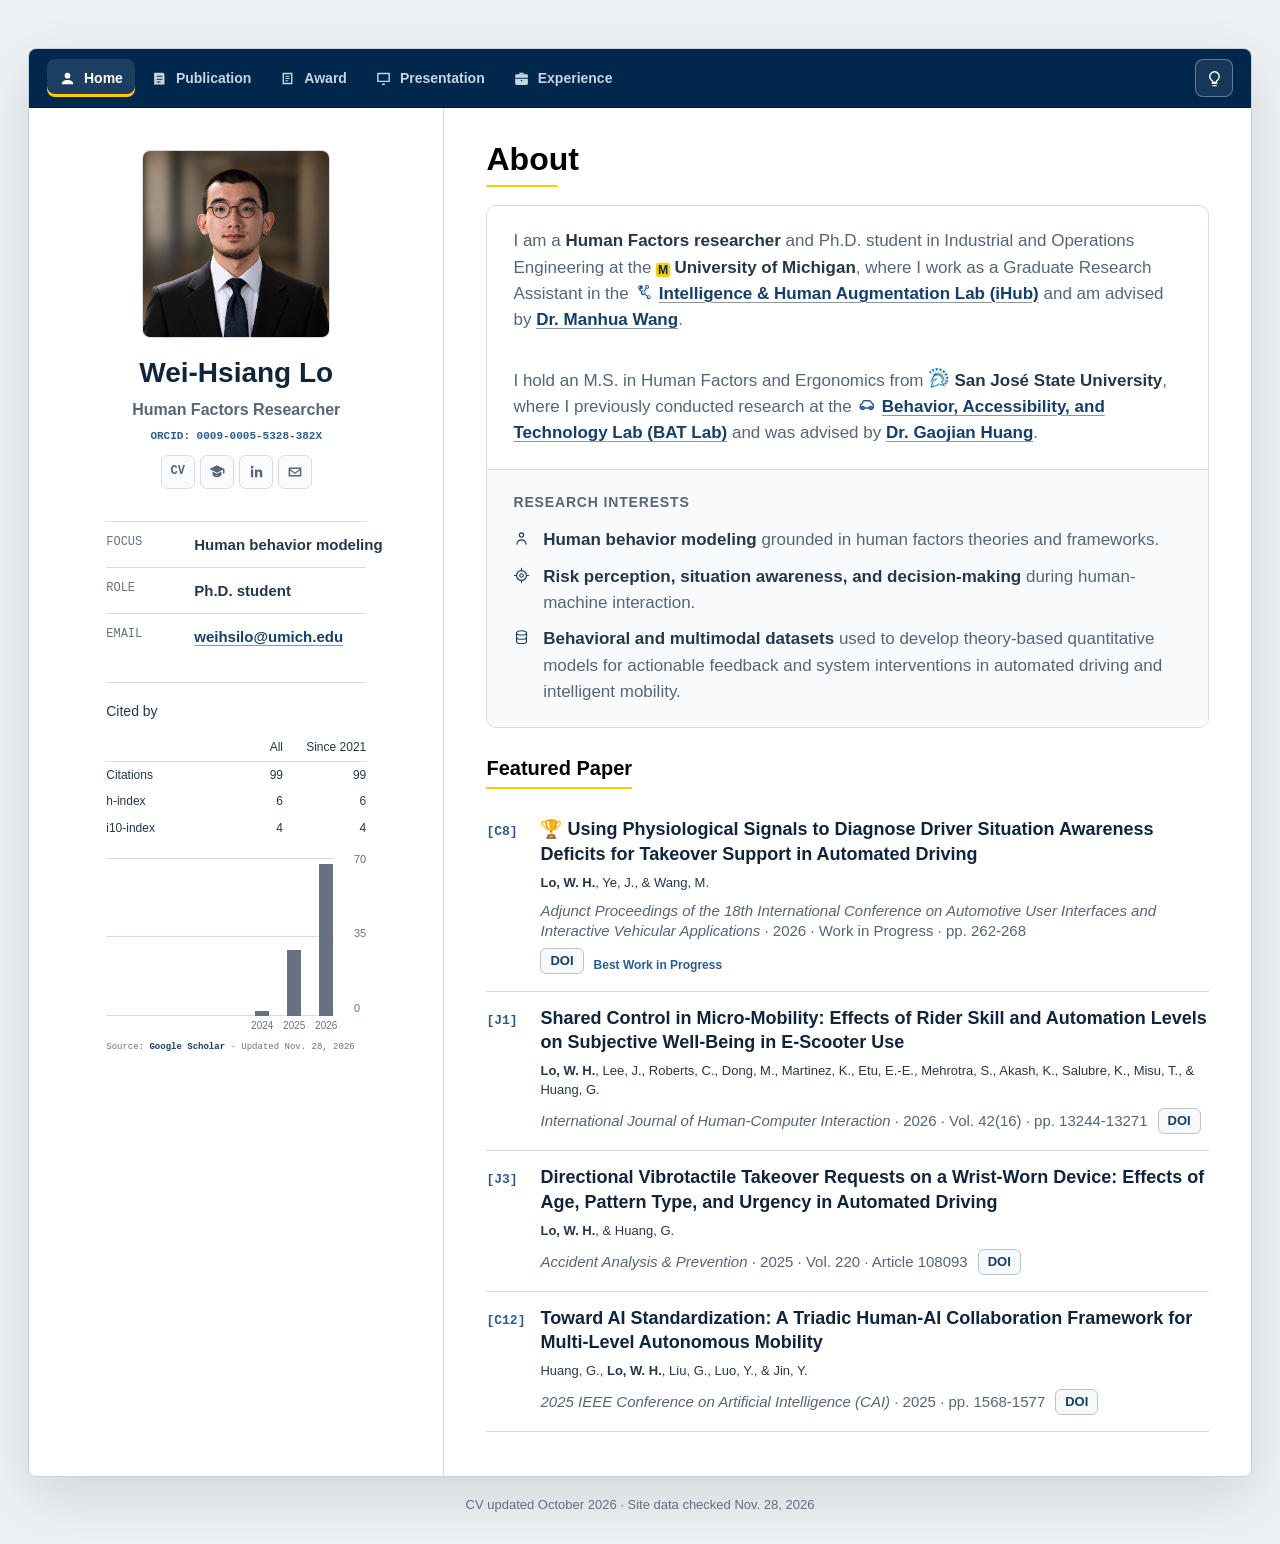
<file: index.html>
<!doctype html>
<html lang="en" data-theme="light">
  <head>
    <meta charset="utf-8">
    <meta name="viewport" content="width=device-width, initial-scale=1">
    <script>
      try {
        if (localStorage.getItem("site-theme") === "dark") document.documentElement.dataset.theme = "dark";
      } catch (error) {}
    </script>
    <meta name="description" content="Wei-Hsiang Lo is a Human Factors Researcher and Ph.D. student at the University of Michigan studying human behavior modeling, automated driving, multimodal feedback, and human-AI collaboration.">
    <meta name="robots" content="index, follow">
    <meta name="google-site-verification" content="HQdaaCN4bIgm5QQ38soeY5DA5hvNmg_G-Rfo0CUqxTI">
    <link rel="icon" href="assets/favicon.png?v=20260910-robin-w" type="image/png">
    <link rel="canonical" href="https://weihsianglo-academic-site.vercel.app/">
    <meta property="og:type" content="profile">
    <meta property="og:title" content="Wei-Hsiang Lo | Human Factors Researcher">
    <meta property="og:description" content="Academic portfolio and CV for Wei-Hsiang Lo, University of Michigan Ph.D. student and Human Factors Researcher.">
    <meta property="og:url" content="https://weihsianglo-academic-site.vercel.app/">
    <meta property="og:image" content="https://weihsianglo-academic-site.vercel.app/assets/profile-photo-warm-v6.png">
    <meta name="twitter:card" content="summary_large_image">
    <meta name="twitter:title" content="Wei-Hsiang Lo | Human Factors Researcher">
    <meta name="twitter:description" content="Academic portfolio and CV for Wei-Hsiang Lo, University of Michigan Ph.D. student and Human Factors Researcher.">
    <meta name="twitter:image" content="https://weihsianglo-academic-site.vercel.app/assets/profile-photo-warm-v6.png">
    <title>Wei-Hsiang Lo | Human Factors Researcher</title>
    <link rel="stylesheet" href="styles.css?v=20261027-consistency">
    <script type="application/ld+json">
      {
        "@context": "https://schema.org",
        "@type": "Person",
        "name": "Wei-Hsiang Lo",
        "url": "https://weihsianglo-academic-site.vercel.app/",
        "image": "https://weihsianglo-academic-site.vercel.app/assets/profile-photo-warm-v6.png",
        "jobTitle": "Human Factors Researcher",
        "email": "mailto:weihsilo@umich.edu",
        "affiliation": {
          "@type": "CollegeOrUniversity",
          "name": "University of Michigan",
          "url": "https://umich.edu/"
        },
        "memberOf": {
          "@type": "Organization",
          "name": "Intelligence & Human Augmentation Lab",
          "url": "https://ihub.engin.umich.edu/"
        },
        "sameAs": [
          "https://orcid.org/0009-0005-5328-382X",
          "https://scholar.google.com/citations?user=4Nh9FfoAAAAJ&hl=en",
          "https://www.linkedin.com/in/weihsiangjoshualo/"
        ],
        "knowsAbout": [
          "Human behavior modeling",
          "Human factors",
          "Automated driving",
          "Human-AI collaboration",
          "Multimodal feedback",
          "Vibrotactile feedback"
        ]
      }
    </script>
  </head>
  <body>
    <div class="outer-shell">
      <div class="site-shell">
        <header class="topbar" aria-label="Desktop navigation">
          <nav class="tabs" aria-label="Primary">
            <button id="about-tab" class="tab-button is-active" data-tab="about" aria-selected="true">
              <svg viewBox="0 0 24 24" aria-hidden="true"><path d="M12 12a4 4 0 1 0-4-4 4 4 0 0 0 4 4Zm0 2c-4.4 0-8 2.1-8 4.7V20h16v-1.3C20 16.1 16.4 14 12 14Z"/></svg>
              Home
            </button>
            <button id="research-tab" class="tab-button" data-tab="research" aria-selected="false">
              <svg viewBox="0 0 24 24" aria-hidden="true"><path d="M5 4h11a3 3 0 0 1 3 3v13.2a.8.8 0 0 1-1.2.7L16 20l-1.8.9a.8.8 0 0 1-.7 0L11.7 20l-1.8.9a.8.8 0 0 1-.7 0L7.4 20l-1.8.9a.8.8 0 0 1-1.2-.7V4.6A.6.6 0 0 1 5 4Zm3 4.2v1.5h8V8.2H8Zm0 4v1.5h8v-1.5H8Zm0 4v1.5h5.5v-1.5H8Z"/></svg>
              Publication
            </button>
            <button id="notes-tab" class="tab-button" data-tab="notes" aria-selected="false">
              <svg viewBox="0 0 24 24" aria-hidden="true"><path d="M5 4h14v16H5V4Zm2 2v12h10V6H7Zm2 2h6v1.4H9V8Zm0 3.3h6v1.4H9v-1.4Zm0 3.3h4v1.4H9v-1.4Z"/></svg>
              Award
            </button>
            <button id="presentation-tab" class="tab-button" data-tab="presentation" aria-selected="false">
              <svg viewBox="0 0 24 24" aria-hidden="true"><path d="M3 4h18v13H3V4Zm2 2v9h14V6H5Zm5 13h4v2h-4v-2Z"/></svg>
              Presentation
            </button>
            <button id="experience-tab" class="tab-button" data-tab="experience" aria-selected="false">
              <svg viewBox="0 0 24 24" aria-hidden="true"><path d="M9 6V4h6v2h4a2 2 0 0 1 2 2v3H3V8a2 2 0 0 1 2-2h4Zm1.5 0h3V5.5h-3V6ZM3 12.5h18V19a2 2 0 0 1-2 2H5a2 2 0 0 1-2-2v-6.5Zm8 1.5v2h2v-2h-2Z"/></svg>
              Experience
            </button>
          </nav>
          <button class="icon-button theme-toggle" type="button" data-theme-toggle aria-label="Turn on lights" aria-pressed="false" data-tooltip="Turn on lights">
            <svg class="theme-bulb" viewBox="0 0 24 24" aria-hidden="true"><path d="M9 18h6M10 21h4M8.8 14.6A6 6 0 1 1 15.2 14.6 3.6 3.6 0 0 0 14 17h-4a3.6 3.6 0 0 0-1.2-2.4Z"/></svg>
          </button>
        </header>

        <main class="main-panel">
          <aside class="sidebar" aria-label="Profile">
            <div class="sidebar-inner">
              <img class="avatar" src="assets/profile-photo-warm-v6.png" alt="Portrait of Wei-Hsiang Lo">
              <div class="name-block">
                <h1><strong>Wei-Hsiang Lo</strong></h1>
                <p class="zh-name">Human Factors Researcher</p>
                <p class="orcid-line"><a href="https://orcid.org/0009-0005-5328-382X">ORCID: 0009-0005-5328-382X</a></p>
              </div>
              <div class="social-links" aria-label="Social links">
                <a class="social-cv" href="Wei-Hsiang-Lo-CV.pdf" aria-label="CV" data-tooltip="CV">CV</a>
                <a class="social-scholar" href="https://scholar.google.com/citations?user=4Nh9FfoAAAAJ&amp;hl=en" aria-label="Google Scholar" data-tooltip="Google Scholar">
                  <svg viewBox="0 0 24 24" aria-hidden="true"><path d="M12 3 2 8l10 5 8-4v5h2V8L12 3Zm-6 8.2V15c0 2.2 2.7 4 6 4s6-1.8 6-4v-3.8l-6 3-6-3Zm3.3 5.4h5.4c-.8.4-1.7.7-2.7.7s-1.9-.3-2.7-.7Z"/></svg>
                </a>
                <a class="social-linkedin" href="https://www.linkedin.com/in/weihsiangjoshualo/" aria-label="LinkedIn" data-tooltip="LinkedIn">
                  <svg viewBox="0 0 24 24" aria-hidden="true"><path d="M5.2 8.8h3.1V19H5.2V8.8Zm1.6-5a1.8 1.8 0 1 1 0 3.6 1.8 1.8 0 0 1 0-3.6ZM10.2 8.8h3v1.4h.1c.4-.8 1.5-1.7 3.1-1.7 3.3 0 3.9 2.2 3.9 5V19h-3.1v-4.9c0-1.2 0-2.7-1.6-2.7s-1.9 1.3-1.9 2.6v5h-3.1V8.8Z"/></svg>
                </a>
                <a class="social-mail" href="mailto:weihsilo@umich.edu" aria-label="Email" data-tooltip="Email">
                  <svg viewBox="0 0 24 24" aria-hidden="true"><path d="M3.5 6h17v12h-17V6Zm2 2 6.5 4.7L18.5 8h-13Zm13 8V9.9l-6.5 4.7-6.5-4.7V16h13Z"/></svg>
                </a>
              </div>

              <dl class="contact-list">
                <div>
                  <dt>Focus</dt>
                  <dd>Human behavior modeling</dd>
                </div>
                <div>
                  <dt>Role</dt>
                  <dd>Ph.D. student</dd>
                </div>
                <div>
                  <dt>Email</dt>
                  <dd><a href="mailto:weihsilo@umich.edu">weihsilo@umich.edu</a></dd>
                </div>
              </dl>
              <!-- site-data:publication-stats:start -->
              <section class="scholar-card" aria-labelledby="scholar-card-title">
                <h2 id="scholar-card-title"><a id="scholar-profile-link" data-scholar-field="profile-link" href="https://scholar.google.com/citations?user=4Nh9FfoAAAAJ&amp;hl=en">Cited by</a></h2>
                <table class="scholar-metrics">
                  <thead><tr><th></th><th>All</th><th id="scholar-since-label" data-scholar-field="since-label">Since 2021</th></tr></thead>
                  <tbody>
                    <tr><th>Citations</th><td id="scholar-citations-all" data-scholar-field="citations-all">99</td><td id="scholar-citations-since" data-scholar-field="citations-since">99</td></tr>
                    <tr><th>h-index</th><td id="scholar-h-index-all" data-scholar-field="h-index-all">6</td><td id="scholar-h-index-since" data-scholar-field="h-index-since">6</td></tr>
                    <tr><th>i10-index</th><td id="scholar-i10-index-all" data-scholar-field="i10-index-all">4</td><td id="scholar-i10-index-since" data-scholar-field="i10-index-since">4</td></tr>
                  </tbody>
                </table>
                <div class="scholar-chart" style="--axis-max: 70" aria-label="Citations per year">
                  <div class="scholar-axis" aria-hidden="true"><span>70</span><span>35</span><span>0</span></div>
                  <div class="scholar-bars" id="scholar-year-bars" data-scholar-field="year-bars" role="list"><div class="scholar-year" role="listitem" data-year="2024" data-citations="2" tabindex="0" aria-label="2024: 2 citations" style="--bar-height: 2.86%"><span class="scholar-bar" aria-hidden="true"></span><span class="scholar-year-label">2024</span></div><div class="scholar-year" role="listitem" data-year="2025" data-citations="29" tabindex="0" aria-label="2025: 29 citations" style="--bar-height: 41.43%"><span class="scholar-bar" aria-hidden="true"></span><span class="scholar-year-label">2025</span></div><div class="scholar-year" role="listitem" data-year="2026" data-citations="67" tabindex="0" aria-label="2026: 67 citations" style="--bar-height: 95.71%"><span class="scholar-bar" aria-hidden="true"></span><span class="scholar-year-label">2026</span></div></div>
                </div>
                <p class="scholar-source-line">Source: <a id="scholar-source-link" data-scholar-field="source-link" href="https://scholar.google.com/citations?user=4Nh9FfoAAAAJ&amp;hl=en">Google Scholar</a> · Updated <time id="scholar-updated-label" data-scholar-field="updated-label">Nov. 28, 2026</time></p>
              </section>
              <!-- site-data:publication-stats:end -->
            </div>
          </aside>

          <section class="content-area">
            <div class="mobile-profile" aria-label="Mobile profile">
              <img class="mobile-avatar" src="assets/profile-photo-warm-v6.png" alt="Portrait of Wei-Hsiang Lo">
              <div class="mobile-copy">
                <div class="mobile-title-row">
                  <div>
                    <p class="mobile-name"><strong>Wei-Hsiang Lo</strong></p>
                    <p class="mobile-role">Human Factors Researcher</p>
                    <p class="orcid-line mobile-orcid"><a href="https://orcid.org/0009-0005-5328-382X">ORCID: 0009-0005-5328-382X</a></p>
                  </div>
                </div>
                <div class="mobile-social social-links" aria-label="Mobile social links">
                  <a class="social-cv" href="Wei-Hsiang-Lo-CV.pdf" aria-label="CV" data-tooltip="CV">CV</a>
                  <a class="social-scholar" href="https://scholar.google.com/citations?user=4Nh9FfoAAAAJ&amp;hl=en" aria-label="Google Scholar" data-tooltip="Google Scholar">
                    <svg viewBox="0 0 24 24" aria-hidden="true"><path d="M12 3 2 8l10 5 8-4v5h2V8L12 3Zm-6 8.2V15c0 2.2 2.7 4 6 4s6-1.8 6-4v-3.8l-6 3-6-3Zm3.3 5.4h5.4c-.8.4-1.7.7-2.7.7s-1.9-.3-2.7-.7Z"/></svg>
                  </a>
                  <a class="social-linkedin" href="https://www.linkedin.com/in/weihsiangjoshualo/" aria-label="LinkedIn" data-tooltip="LinkedIn">
                    <svg viewBox="0 0 24 24" aria-hidden="true"><path d="M5.2 8.8h3.1V19H5.2V8.8Zm1.6-5a1.8 1.8 0 1 1 0 3.6 1.8 1.8 0 0 1 0-3.6ZM10.2 8.8h3v1.4h.1c.4-.8 1.5-1.7 3.1-1.7 3.3 0 3.9 2.2 3.9 5V19h-3.1v-4.9c0-1.2 0-2.7-1.6-2.7s-1.9 1.3-1.9 2.6v5h-3.1V8.8Z"/></svg>
                  </a>
                  <a class="social-mail" href="mailto:weihsilo@umich.edu" aria-label="Email" data-tooltip="Email">
                    <svg viewBox="0 0 24 24" aria-hidden="true"><path d="M3.5 6h17v12h-17V6Zm2 2 6.5 4.7L18.5 8h-13Zm13 8V9.9l-6.5 4.7-6.5-4.7V16h13Z"/></svg>
                  </a>
                  <button class="icon-button theme-toggle mobile-theme-toggle" type="button" data-theme-toggle aria-label="Turn on lights" aria-pressed="false">
                    <svg class="theme-bulb" viewBox="0 0 24 24" aria-hidden="true"><path d="M9 18h6M10 21h4M8.8 14.6A6 6 0 1 1 15.2 14.6 3.6 3.6 0 0 0 14 17h-4a3.6 3.6 0 0 0-1.2-2.4Z"/></svg>
                  </button>
                </div>
              </div>
            </div>

            <nav class="mobile-tabs tabs" aria-label="Mobile primary">
              <button class="tab-button is-active" data-tab="about" aria-selected="true">Home</button>
              <button class="tab-button" data-tab="research" aria-selected="false">Publication</button>
              <button class="tab-button" data-tab="notes" aria-selected="false">Award</button>
              <button class="tab-button" data-tab="presentation" aria-selected="false">Presentation</button>
              <button class="tab-button" data-tab="experience" aria-selected="false">Experience</button>
            </nav>

            <section class="tab-panel is-active" id="about" aria-labelledby="about-tab">
              <div class="section-head">
                <h2>About</h2>
              </div>
              <!-- site-data:about:start -->
              <div class="prose about-card has-research-interests">
                <div class="about-summary">
                  <p>I am a <span class="mark mark-blue">Human Factors researcher</span> and Ph.D. student in Industrial and Operations Engineering at the <span class="brand-mention umich-mention"><span class="brand-icon brand-icon-umich" aria-hidden="true">M</span><span class="mark mark-blue">University of Michigan</span></span>, where I work as a Graduate Research Assistant in the <span class="brand-mention lab-mention"><svg class="brand-icon brand-icon-lab" viewBox="0 0 24 24" aria-hidden="true"><path d="M7 6.5a2.5 2.5 0 1 1 1.2 2.1l2.4 2.2a3 3 0 0 1 2.8-.2l2.1-3.1a2.4 2.4 0 1 1 1.2.8l-2.1 3.1a3 3 0 0 1 .6 3.2l2.7 2.1a2.5 2.5 0 1 1-.9 1.1l-2.7-2.1a3 3 0 0 1-4.4-3.8L7.4 9.7A2.5 2.5 0 0 1 7 6.5Zm0 1.3a1.2 1.2 0 1 0 0-2.4 1.2 1.2 0 0 0 0 2.4Zm6 6.7a1.6 1.6 0 1 0 0-3.2 1.6 1.6 0 0 0 0 3.2Zm4.5-7.4a1.1 1.1 0 1 0 0-2.2 1.1 1.1 0 0 0 0 2.2Zm2.3 12.6a1.2 1.2 0 1 0 0-2.4 1.2 1.2 0 0 0 0 2.4Z"/></svg><a class="mark mark-blue" href="https://ihub.engin.umich.edu/">Intelligence &amp; Human Augmentation Lab (iHub)</a></span> and am advised by <a class="mark mark-blue" href="https://ioe.engin.umich.edu/people/manhua-wang/">Dr. Manhua Wang</a>.</p>
                  <p class="about-education">I hold an M.S. in Human Factors and Ergonomics from <span class="brand-mention academic-mention"><img class="brand-icon brand-icon-sjsu" src="assets/sjsu-spirit-mark-32.png" alt="" aria-hidden="true"><span class="mark mark-blue">San José State University</span></span>, where I previously conducted research at the <span class="brand-mention lab-mention batlab-mention"><svg class="brand-icon brand-icon-car" viewBox="0 0 24 24" aria-hidden="true"><path d="M4 16v-4l2-1 2-4h8l3 4h1v5H4Z"/><circle cx="7" cy="16" r="2"/><circle cx="17" cy="16" r="2"/></svg><a class="mark mark-blue" href="https://batlab.info/">Behavior, Accessibility, and Technology Lab (BAT Lab)</a></span> and was advised by <a class="mark mark-blue" href="https://www.sjsu.edu/people/gaojian.huang/">Dr. Gaojian Huang</a>.</p>
                </div>
                <div class="about-research">
                  <p class="research-interests-label">Research interests</p>
                  <ul class="research-interests">
                    <li><svg class="brand-icon interest-icon" viewBox="0 0 24 24" aria-hidden="true"><circle cx="12" cy="7" r="3"/><path d="M5.5 20c.5-4 2.7-6 6.5-6s6 2 6.5 6"/></svg><span class="interest-copy"><span class="mark mark-gold">Human behavior modeling</span> grounded in human factors theories and frameworks.</span></li>
                    <li><svg class="brand-icon interest-icon" viewBox="0 0 24 24" aria-hidden="true"><circle cx="12" cy="12" r="7"/><circle cx="12" cy="12" r="2.5"/><path d="M12 2v3m0 14v3M2 12h3m14 0h3"/></svg><span class="interest-copy"><span class="mark mark-gold">Risk perception, situation awareness, and decision-making</span> during human-machine interaction.</span></li>
                    <li><svg class="brand-icon interest-icon" viewBox="0 0 24 24" aria-hidden="true"><ellipse cx="12" cy="5.5" rx="7" ry="3"/><path d="M5 5.5v6c0 1.7 3.1 3 7 3s7-1.3 7-3v-6M5 11.5v6c0 1.7 3.1 3 7 3s7-1.3 7-3v-6"/></svg><span class="interest-copy"><span class="mark mark-gold">Behavioral and multimodal datasets</span> used to develop theory-based quantitative models for actionable feedback and system interventions in automated driving and intelligent mobility.</span></li>
                  </ul>
                </div>
              </div>
              <!-- site-data:about:end -->

              <!-- site-data:mobile-publication-stats:start -->
              <section class="scholar-card mobile-scholar-card" aria-labelledby="mobile-scholar-card-title">
                <h2 id="mobile-scholar-card-title"><a id="mobile-scholar-profile-link" data-scholar-field="profile-link" href="https://scholar.google.com/citations?user=4Nh9FfoAAAAJ&amp;hl=en">Cited by</a></h2>
                <table class="scholar-metrics">
                  <thead><tr><th></th><th>All</th><th id="mobile-scholar-since-label" data-scholar-field="since-label">Since 2021</th></tr></thead>
                  <tbody>
                    <tr><th>Citations</th><td id="mobile-scholar-citations-all" data-scholar-field="citations-all">99</td><td id="mobile-scholar-citations-since" data-scholar-field="citations-since">99</td></tr>
                    <tr><th>h-index</th><td id="mobile-scholar-h-index-all" data-scholar-field="h-index-all">6</td><td id="mobile-scholar-h-index-since" data-scholar-field="h-index-since">6</td></tr>
                    <tr><th>i10-index</th><td id="mobile-scholar-i10-index-all" data-scholar-field="i10-index-all">4</td><td id="mobile-scholar-i10-index-since" data-scholar-field="i10-index-since">4</td></tr>
                  </tbody>
                </table>
                <div class="scholar-chart" style="--axis-max: 70" aria-label="Citations per year">
                  <div class="scholar-axis" aria-hidden="true"><span>70</span><span>35</span><span>0</span></div>
                  <div class="scholar-bars" id="mobile-scholar-year-bars" data-scholar-field="year-bars" role="list"><div class="scholar-year" role="listitem" data-year="2024" data-citations="2" tabindex="0" aria-label="2024: 2 citations" style="--bar-height: 2.86%"><span class="scholar-bar" aria-hidden="true"></span><span class="scholar-year-label">2024</span></div><div class="scholar-year" role="listitem" data-year="2025" data-citations="29" tabindex="0" aria-label="2025: 29 citations" style="--bar-height: 41.43%"><span class="scholar-bar" aria-hidden="true"></span><span class="scholar-year-label">2025</span></div><div class="scholar-year" role="listitem" data-year="2026" data-citations="67" tabindex="0" aria-label="2026: 67 citations" style="--bar-height: 95.71%"><span class="scholar-bar" aria-hidden="true"></span><span class="scholar-year-label">2026</span></div></div>
                </div>
                <p class="scholar-source-line">Source: <a id="mobile-scholar-source-link" data-scholar-field="source-link" href="https://scholar.google.com/citations?user=4Nh9FfoAAAAJ&amp;hl=en">Google Scholar</a> · Updated <time id="mobile-scholar-updated-label" data-scholar-field="updated-label">Nov. 28, 2026</time></p>
              </section>
              <!-- site-data:mobile-publication-stats:end -->

              <section class="dashboard-grid" aria-label="Research dashboard">
                <!-- site-data:appointment:start -->

                <!-- site-data:appointment:end -->
                <!-- site-data:featured-paper:start -->
                <section class="featured-papers-section" aria-labelledby="featured-papers-heading">
                  <h3 class="featured-section-title" id="featured-papers-heading">Featured Paper</h3>
                  <div class="featured-papers-grid" id="featured-papers-grid" role="list">
                <article class="dashboard-card featured-card record-card" role="listitem" data-featured-slug="using-physiological-signals-to-diagnose-driver-situation-awareness-deficits-for-takeover-support-in-automated-driving">
                  <h3><span class="publication-label">[C8]</span><a class="featured-title-link" href="https://scholar.google.com/citations?view_op=view_citation&amp;hl=en&amp;user=4Nh9FfoAAAAJ&amp;pagesize=100&amp;sortby=pubdate&amp;citation_for_view=4Nh9FfoAAAAJ:hqOjcs7Dif8C">🏆 Using Physiological Signals to Diagnose Driver Situation Awareness Deficits for Takeover Support in Automated Driving</a></h3>
                  <p class="featured-authors"><strong>Lo, W. H.</strong>, Ye, J., &amp; Wang, M.</p>
                  <div class="featured-meta-row">
                    <p class="paper-compact-meta"><em class="journal-venue">Adjunct Proceedings of the 18th International Conference on Automotive User Interfaces and Interactive Vehicular Applications</em> · 2026 · Work in Progress · pp. 262-268</p>
                    <div class="featured-links"><a href="https://doi.org/10.1145/3828158.3838261">DOI</a></div><strong class="presentation-note">Best Work in Progress</strong>
                  </div>
                </article>
                <article class="dashboard-card featured-card record-card" role="listitem" data-featured-slug="shared-control-in-micro-mobility-effects-of-rider-skill-and-automation-levels-on-subjective-well-being-in-e-scooter-use">
                  <h3><span class="publication-label">[J1]</span><a class="featured-title-link" href="https://scholar.google.com/citations?view_op=view_citation&amp;hl=en&amp;user=4Nh9FfoAAAAJ&amp;pagesize=100&amp;sortby=pubdate&amp;citation_for_view=4Nh9FfoAAAAJ:UeHWp8X0CEIC">Shared Control in Micro-Mobility: Effects of Rider Skill and Automation Levels on Subjective Well-Being in E-Scooter Use</a></h3>
                  <p class="featured-authors"><strong>Lo, W. H.</strong>, Lee, J., Roberts, C., Dong, M., Martinez, K., Etu, E.-E., Mehrotra, S., Akash, K., Salubre, K., Misu, T., &amp; Huang, G.</p>
                  <div class="featured-meta-row">
                    <p class="paper-compact-meta"><em class="journal-venue">International Journal of Human-Computer Interaction</em> · 2026 · Vol. 42(16) · pp. 13244-13271</p>
                    <div class="featured-links"><a href="https://doi.org/10.1080/10447318.2025.2601282">DOI</a></div>
                  </div>
                </article>
                <article class="dashboard-card featured-card record-card" role="listitem" data-featured-slug="directional-vibrotactile-takeover-requests-on-a-wrist-worn-device-effects-of-age-pattern-type-and-urgency-in-automated-driving">
                  <h3><span class="publication-label">[J3]</span><a class="featured-title-link" href="https://scholar.google.com/citations?view_op=view_citation&amp;hl=en&amp;user=4Nh9FfoAAAAJ&amp;pagesize=100&amp;sortby=pubdate&amp;citation_for_view=4Nh9FfoAAAAJ:u5HHmVD_uO8C">Directional Vibrotactile Takeover Requests on a Wrist-Worn Device: Effects of Age, Pattern Type, and Urgency in Automated Driving</a></h3>
                  <p class="featured-authors"><strong>Lo, W. H.</strong>, &amp; Huang, G.</p>
                  <div class="featured-meta-row">
                    <p class="paper-compact-meta"><em class="journal-venue">Accident Analysis &amp; Prevention</em> · 2025 · Vol. 220 · Article 108093</p>
                    <div class="featured-links"><a href="https://doi.org/10.1016/j.aap.2025.108093">DOI</a></div>
                  </div>
                </article>
                <article class="dashboard-card featured-card record-card" role="listitem" data-featured-slug="toward-ai-standardization-a-triadic-human-ai-collaboration-framework-for-multi-level-autonomous-mobility">
                  <h3><span class="publication-label">[C12]</span><a class="featured-title-link" href="https://scholar.google.com/citations?view_op=view_citation&amp;hl=en&amp;user=4Nh9FfoAAAAJ&amp;pagesize=100&amp;sortby=pubdate&amp;citation_for_view=4Nh9FfoAAAAJ:WF5omc3nYNoC">Toward AI Standardization: A Triadic Human-AI Collaboration Framework for Multi-Level Autonomous Mobility</a></h3>
                  <p class="featured-authors">Huang, G., <strong>Lo, W. H.</strong>, Liu, G., Luo, Y., &amp; Jin, Y.</p>
                  <div class="featured-meta-row">
                    <p class="paper-compact-meta"><em class="journal-venue">2025 IEEE Conference on Artificial Intelligence (CAI)</em> · 2025 · pp. 1568-1577</p>
                    <div class="featured-links"><a href="https://doi.org/10.1109/CAI64502.2025.00292">DOI</a></div>
                  </div>
                </article>
                  </div>
                </section>
                <!-- site-data:featured-paper:end -->
                <!-- site-data:latest-updates:start -->

                <!-- site-data:latest-updates:end -->
              </section>
            </section>

            <section class="tab-panel" id="experience" aria-labelledby="experience-tab" hidden>
              <div class="section-head">
                <h2>Experience</h2>
              </div>
              <!-- site-data:experience:start -->
              <div class="experience-sections">
                <section class="experience-group">
                  <div class="presentation-group-heading"><h3>Research Experience</h3></div>
                  <div class="timeline">
                    <article>
                      <time>2025-Present</time>
                      <div>
                        <h3>Graduate Research Assistant, Intelligence &amp; Human Augmentation Lab</h3>
                        <p><span class="brand-mention umich-mention"><span class="brand-icon brand-icon-umich" aria-hidden="true">M</span><span class="mark mark-orange">University of Michigan</span></span>, Ann Arbor. Advisor: <a href="https://ioe.engin.umich.edu/people/manhua-wang/">Dr. Manhua Wang</a>.</p>
                      </div>
                    </article>
                    <article>
                      <time>2023-2025</time>
                      <div>
                        <h3>Behavior, Accessibility, and Technology Lab</h3>
                        <p><span class="experience-role-summary"><strong>Laboratory Manager</strong> (2024-2025) · <strong>Graduate Research Assistant</strong> (2023-2025)</span><span class="experience-shared-meta"><span class="brand-mention academic-mention"><img class="brand-icon brand-icon-sjsu" src="assets/sjsu-spirit-mark-32.png" alt="" aria-hidden="true"><span class="mark mark-blue">San José State University</span></span>, San José. Advisor: <a href="https://www.sjsu.edu/people/gaojian.huang/">Dr. Gaojian Huang</a>.</span></p>
                      </div>
                    </article>
                  </div>
                </section>
                <section class="experience-group">
                  <div class="presentation-group-heading"><h3>Teaching Experience</h3></div>
                  <div class="timeline">
                    <article>
                      <time>Winter 2026</time>
                      <div>
                        <h3>[GSI] Graduate Student Instructor · IOE - 333 Human Factors Ergo</h3>
                        <p><strong>University of Michigan, Ann Arbor, MI</strong> · Lecturer: Manhua Wang, Ph.D.</p>
                      </div>
                    </article>
                    <article>
                      <time>Spring 2023</time>
                      <div>
                        <h3>[TA] Teaching Assistant · THEA - 1118 Visual Identity Design</h3>
                        <p><strong>National Taiwan University, Taipei</strong> · Lecturer: Kevin Lin</p>
                      </div>
                    </article>
                  </div>
                </section>
                <section class="experience-group">
                  <div class="presentation-group-heading"><h3>Service</h3></div>
                  <div class="timeline">
                    <article>
                      <time>2023-Present</time>
                      <div>
                        <h3>Conference Proceedings Reviewer</h3>
                        <p>Human Factors and Ergonomics Society Annual Meeting (ASPIRE); IEEE International Conference on Human-Machine Systems (IEEE ICHMS); International ACM Conference on Automotive User Interfaces (AutomotiveUI); IEEE Intelligent Vehicles Symposium (IEEE IV 2024).</p>
                      </div>
                    </article>
                    <article>
                      <time>2026</time>
                      <div>
                        <h3>Student Volunteer</h3>
                        <p>International ACM Conference on Automotive User Interfaces (AutomotiveUI)</p>
                      </div>
                    </article>
                    <article>
                      <time>2024</time>
                      <div>
                        <h3>Journal Reviewer</h3>
                        <p><em>Transportation: Planning - Policy - Research - Practice</em></p>
                      </div>
                    </article>
                    <article>
                      <time>2024</time>
                      <div>
                        <h3>Conference Session Co-Chair</h3>
                        <p>HFES Annual Meeting - Surface Transportation Technical Group</p>
                      </div>
                    </article>
                    <article>
                      <time>2024</time>
                      <div>
                        <h3>Student Volunteer</h3>
                        <p>International ACM Conference on Automotive User Interfaces (AutomotiveUI)</p>
                      </div>
                    </article>
                  </div>
                </section>
              </div>
              <!-- site-data:experience:end -->
            </section>

            <section class="tab-panel" id="research" aria-labelledby="research-tab" hidden>
              <div class="section-head section-head-with-copy">
                <div>
                  <h2>Publication</h2>
                  <p class="section-caption">Grouped as a scholarly record, with journal articles, conference proceedings, preprints, and technical reports presented in a cleaner citation-first layout.</p>
                </div>
              </div>
              <!-- site-data:publication-tabs:start -->
              <div class="catalog-index" id="publication-catalog-tabs" role="tablist" aria-label="Publication categories">
                <button class="catalog-tab is-active" id="pub-tab-all" type="button" role="tab" data-pub-tab="all" aria-selected="true" aria-controls="publication-board">All <span class="catalog-count">28</span></button>
                <button class="catalog-tab" id="pub-tab-journal" type="button" role="tab" data-pub-tab="journal" aria-selected="false" aria-controls="pub-panel-journal" tabindex="-1">Journal <span class="catalog-count">5</span></button>
                <button class="catalog-tab" id="pub-tab-conference" type="button" role="tab" data-pub-tab="conference" aria-selected="false" aria-controls="pub-panel-conference" tabindex="-1">Conference <span class="catalog-count">18</span></button>
                <button class="catalog-tab" id="pub-tab-preprint" type="button" role="tab" data-pub-tab="preprint" aria-selected="false" aria-controls="pub-panel-preprint" tabindex="-1">Preprints <span class="catalog-count">2</span></button>
                <button class="catalog-tab" id="pub-tab-report" type="button" role="tab" data-pub-tab="report" aria-selected="false" aria-controls="pub-panel-report" tabindex="-1">Technical Reports <span class="catalog-count">3</span></button>
              </div>
              <!-- site-data:publication-tabs:end -->
              <!-- site-data:publication-board:start -->
              <div class="publication-board" id="publication-board">
                <section class="publication-group" id="pub-panel-journal" role="tabpanel" data-pub-panel="journal" aria-labelledby="pub-tab-journal">
                  <h3 class="group-title">Journal Articles</h3>
                  <div class="paper-list">
                    <article class="paper-card record-card with-visual" tabindex="0" aria-expanded="false" data-publication-label="[J1]">
                      <div class="paper-copy">
                        <h3><span class="publication-label">[J1]</span><span>Shared Control in Micro-Mobility: Effects of Rider Skill and Automation Levels on Subjective Well-Being in E-Scooter Use</span></h3>
                        <p class="authors"><strong>Lo, W. H.</strong>, Lee, J., Roberts, C., Dong, M., Martinez, K., Etu, E.-E., Mehrotra, S., Akash, K., Salubre, K., Misu, T., &amp; Huang, G.</p>
                        <div class="meta-line"><span>2026</span><em class="publication-venue journal-venue">International Journal of Human-Computer Interaction</em><span class="publication-detail">Vol. 42(16) · pp. 13244-13271</span><div class="paper-actions"><a href="https://doi.org/10.1080/10447318.2025.2601282">DOI</a></div></div>
                        <div class="paper-details"><p>Studies how <span class="mark mark-lime">rider skill</span> and <span class="mark mark-gold">automation levels</span> affect subjective well-being in e-scooter use, contributing to human-AI collaboration for mobility.</p></div>
                      </div>
                      <img src="assets/project-ledger.svg" alt="Visual preview for shared control in micro-mobility">
                      <button class="paper-toggle" type="button" aria-label="Expand paper">
                        <svg viewBox="0 0 24 24" aria-hidden="true"><path d="m7 9 5 5 5-5H7Z"/></svg>
                      </button>
                    </article>
                    <article class="paper-card record-card text-only" tabindex="0" aria-expanded="false" data-publication-label="[J2]">
                      <div class="paper-copy">
                        <h3><span class="publication-label">[J2]</span><span>Advisor, Co-pilot, or Guardian? AI Role Framing and Human Decision Behavior in Automated Vehicle Takeovers</span></h3>
                        <p class="authors"><strong>Lo, W. H.</strong>, Xie, J., &amp; Huang, G.</p>
                        <div class="meta-line"><span>2026</span><em class="publication-venue journal-venue">Journal of Safety Research</em><span class="publication-detail">Accepted for publication (October 27, 2026) · Publication year, volume, issue, pages/article number, and DOI: TBD</span></div>
                        <div class="paper-details"></div>
                      </div>
                      <button class="paper-toggle" type="button" aria-label="Expand paper">
                        <svg viewBox="0 0 24 24" aria-hidden="true"><path d="m7 9 5 5 5-5H7Z"/></svg>
                      </button>
                    </article>
                    <article class="paper-card record-card with-visual" tabindex="0" aria-expanded="false" data-publication-label="[J3]">
                      <div class="paper-copy">
                        <h3><span class="publication-label">[J3]</span><span>Directional Vibrotactile Takeover Requests on a Wrist-Worn Device: Effects of Age, Pattern Type, and Urgency in Automated Driving</span></h3>
                        <p class="authors"><strong>Lo, W. H.</strong>, &amp; Huang, G.</p>
                        <div class="meta-line"><span>2025</span><em class="publication-venue journal-venue">Accident Analysis &amp; Prevention</em><span class="publication-detail">Vol. 220 · Article 108093</span><div class="paper-actions"><a href="https://doi.org/10.1016/j.aap.2025.108093">DOI</a></div></div>
                        <div class="paper-details"><p>Examines how <span class="mark mark-pink">age</span>, <span class="mark mark-purple">vibration pattern type</span>, and <span class="mark mark-gold">urgency</span> affect directional vibrotactile takeover requests delivered through a wrist-worn device in automated driving.</p></div>
                      </div>
                      <img src="assets/project-order-free.svg" alt="Visual preview for directional vibrotactile takeover requests">
                      <button class="paper-toggle" type="button" aria-label="Expand paper">
                        <svg viewBox="0 0 24 24" aria-hidden="true"><path d="m7 9 5 5 5-5H7Z"/></svg>
                      </button>
                    </article>
                    <article class="paper-card record-card with-visual" tabindex="0" aria-expanded="false" data-publication-label="[J4]">
                      <div class="paper-copy">
                        <h3><span class="publication-label">[J4]</span><span>Vibration Patterns That Persuade: A National Survey of Driver Preferences for Wrist-Worn Vibrotactile Displays in Automated Vehicle Takeover</span></h3>
                        <p class="authors"><strong>Lo, W. H.</strong>, &amp; Huang, G.</p>
                        <div class="meta-line"><span>2025</span><em class="publication-venue journal-venue">International Journal of Human-Computer Interaction</em><span class="publication-detail">pp. 1-21</span><div class="paper-actions"><a href="https://doi.org/10.1080/10447318.2025.2598454">DOI</a></div></div>
                        <div class="paper-details"><p>A national survey of <span class="mark mark-cyan">driver preferences</span> for <span class="mark mark-pink">wrist-worn vibrotactile displays</span> in automated vehicle takeover contexts.</p></div>
                      </div>
                      <img src="assets/project-lime.svg" alt="Visual preview for vibration preference survey results">
                      <button class="paper-toggle" type="button" aria-label="Expand paper">
                        <svg viewBox="0 0 24 24" aria-hidden="true"><path d="m7 9 5 5 5-5H7Z"/></svg>
                      </button>
                    </article>
                    <article class="paper-card record-card text-only" tabindex="0" aria-expanded="false" data-publication-label="[J5]">
                      <div class="paper-copy">
                        <h3><span class="publication-label">[J5]</span><span>Toward Evidence-Based Human-Centered AI and Human-AI Interaction: A Cross-Domain Systematic Review</span></h3>
                        <p class="authors">X Wang, C Lo, WH Lo, M Wang, G Huang</p>
                        <div class="meta-line"><em class="publication-venue journal-venue">OSF</em></div>
                        <div class="paper-details"></div>
                      </div>
                      <button class="paper-toggle" type="button" aria-label="Expand paper">
                        <svg viewBox="0 0 24 24" aria-hidden="true"><path d="m7 9 5 5 5-5H7Z"/></svg>
                      </button>
                    </article>
                  </div>
                </section>
                <section class="publication-group" id="pub-panel-conference" role="tabpanel" data-pub-panel="conference" aria-labelledby="pub-tab-conference">
                  <h3 class="group-title">Conference Proceedings</h3>
                  <div class="paper-list compact">
                    <article class="paper-card record-card text-only" tabindex="0" aria-expanded="false" data-publication-label="[C1]">
                      <div class="paper-copy">
                        <h3><span class="publication-label">[C1]</span><span>What Drivers Know and Think They Know During Takeover: Effects of Spatial Risk, Temporal Risk, and NDRT on Situation Awareness</span></h3>
                        <p class="authors"><strong>Lo, W. H.</strong>, Ye, J., &amp; Wang, M.</p>
                        <div class="meta-line"><span>2026</span><em class="publication-venue journal-venue">Proceedings of the Human Factors and Ergonomics Society Annual Meeting</em><span class="publication-detail">OnlineFirst</span><div class="paper-actions"><a href="https://doi.org/10.1177/10711813261475148">DOI</a></div></div>
                        <div class="paper-details"><p>Uses QASA to examine how spatial risk, temporal risk, and non-driving-related tasks shape actual and perceived situation awareness and response bias during automated-driving takeovers.</p></div>
                      </div>
                      <button class="paper-toggle" type="button" aria-label="Expand paper">
                        <svg viewBox="0 0 24 24" aria-hidden="true"><path d="m7 9 5 5 5-5H7Z"/></svg>
                      </button>
                    </article>
                    <article class="paper-card record-card text-only" tabindex="0" aria-expanded="false" data-publication-label="[C2]">
                      <div class="paper-copy">
                        <h3><span class="publication-label">[C2]</span><span>Connecting Automotive HMI Research and Practice: A Workshop on Exploring Effective Academia-Industry Collaboration</span></h3>
                        <p class="authors"><strong>Lo, W. H.</strong>, Kiran, N., Fraser, D., Rampton, J. M., Lee, S. C., &amp; Wang, M.</p>
                        <div class="meta-line"><span>2026</span><em class="publication-venue journal-venue">Adjunct Proceedings of the 18th International Conference on Automotive User Interfaces and Interactive Vehicular Applications</em><span class="publication-detail">pp. 390-393</span><div class="paper-actions"><a href="https://doi.org/10.1145/3828158.3834794">DOI</a></div></div>
                        <div class="paper-details"></div>
                      </div>
                      <button class="paper-toggle" type="button" aria-label="Expand paper">
                        <svg viewBox="0 0 24 24" aria-hidden="true"><path d="m7 9 5 5 5-5H7Z"/></svg>
                      </button>
                    </article>
                    <article class="paper-card record-card text-only" tabindex="0" aria-expanded="false" data-publication-label="[C3]">
                      <div class="paper-copy">
                        <h3><span class="publication-label">[C3]</span><span>Driver-Adaptive Support Tree (DAST): From Driver Awareness to Adaptive Takeover Support</span></h3>
                        <p class="authors">Ye, J., <strong>Lo, W. H.</strong>, &amp; Wang, M.</p>
                        <div class="meta-line"><span>2026</span><em class="publication-venue journal-venue">Adjunct Proceedings of the 18th International Conference on Automotive User Interfaces and Interactive Vehicular Applications</em><span class="publication-detail">pp. 403-405</span><div class="paper-actions"><a href="https://doi.org/10.1145/3828158.3833207">DOI</a></div></div>
                        <div class="paper-details"></div>
                      </div>
                      <button class="paper-toggle" type="button" aria-label="Expand paper">
                        <svg viewBox="0 0 24 24" aria-hidden="true"><path d="m7 9 5 5 5-5H7Z"/></svg>
                      </button>
                    </article>
                    <article class="paper-card record-card text-only" tabindex="0" aria-expanded="false" data-publication-label="[C4]">
                      <div class="paper-copy">
                        <h3><span class="publication-label">[C4]</span><span>From Papers to Production: Opportunities and Challenges in Academic Automotive HMI Research Translation - An Expert Interview</span></h3>
                        <p class="authors"><strong>Lo, W. H.</strong>, Plank, R., Rampton, J., Fraser, D., &amp; Wang, M.</p>
                        <div class="meta-line"><span>2026</span><em class="publication-venue journal-venue">Adjunct Proceedings of the 18th International Conference on Automotive User Interfaces and Interactive Vehicular Applications</em><span class="publication-detail">Work in Progress · pp. 256-261</span><div class="paper-actions"><a href="https://doi.org/10.1145/3828158.3838260">DOI</a></div></div>
                        <div class="paper-details"></div>
                      </div>
                      <button class="paper-toggle" type="button" aria-label="Expand paper">
                        <svg viewBox="0 0 24 24" aria-hidden="true"><path d="m7 9 5 5 5-5H7Z"/></svg>
                      </button>
                    </article>
                    <article class="paper-card record-card text-only" tabindex="0" aria-expanded="false" data-publication-label="[C5]">
                      <div class="paper-copy">
                        <h3><span class="publication-label">[C5]</span><span>Narrate-to-Sim: A Human Factors-Oriented Driving Simulator with Natural-Language-Supported Scenario Authoring</span></h3>
                        <p class="authors"><strong>Lo, W. H.</strong>, Ye, J., &amp; Wang, M.</p>
                        <div class="meta-line"><span>2026</span><em class="publication-venue journal-venue">Adjunct Proceedings of the 18th International Conference on Automotive User Interfaces and Interactive Vehicular Applications</em><span class="publication-detail">pp. 416-419</span><div class="paper-actions"><a href="https://doi.org/10.1145/3828158.3833211">DOI</a></div></div>
                        <div class="paper-details"></div>
                      </div>
                      <button class="paper-toggle" type="button" aria-label="Expand paper">
                        <svg viewBox="0 0 24 24" aria-hidden="true"><path d="m7 9 5 5 5-5H7Z"/></svg>
                      </button>
                    </article>
                    <article class="paper-card record-card text-only" tabindex="0" aria-expanded="false" data-publication-label="[C6]">
                      <div class="paper-copy">
                        <h3><span class="publication-label">[C6]</span><span>Not All Situation Awareness Is the Same: Decoding Driver Awareness with Physiological Signals</span></h3>
                        <p class="authors"><strong>Lo, W. H.</strong>, Ye, J., &amp; Wang, M.</p>
                        <div class="meta-line"><span>2026</span><em class="publication-venue journal-venue">Adjunct Proceedings of the 18th International Conference on Automotive User Interfaces and Interactive Vehicular Applications</em><span class="publication-detail">pp. 434-436</span><div class="paper-actions"><a href="https://doi.org/10.1145/3828158.3833055">DOI</a></div></div>
                        <div class="paper-details"></div>
                      </div>
                      <button class="paper-toggle" type="button" aria-label="Expand paper">
                        <svg viewBox="0 0 24 24" aria-hidden="true"><path d="m7 9 5 5 5-5H7Z"/></svg>
                      </button>
                    </article>
                    <article class="paper-card record-card text-only" tabindex="0" aria-expanded="false" data-publication-label="[C7]">
                      <div class="paper-copy">
                        <h3><span class="publication-label">[C7]</span><span>Student Research Track: Drivers&#x27; Correctness on Cue-Level Situation Awareness Probes: The Roles of Spatial Direction and Event State During Automated Driving Takeovers</span></h3>
                        <p class="authors">Ye, J., <strong>Lo, W. H.</strong>, &amp; Wang, M.</p>
                        <div class="meta-line"><span>2026</span><em class="publication-venue journal-venue">Adjunct Proceedings of the 18th International Conference on Automotive User Interfaces and Interactive Vehicular Applications</em><span class="publication-detail">pp. 441-444</span><div class="paper-actions"><a href="https://doi.org/10.1145/3828158.3834800">DOI</a></div></div>
                        <div class="paper-details"></div>
                      </div>
                      <button class="paper-toggle" type="button" aria-label="Expand paper">
                        <svg viewBox="0 0 24 24" aria-hidden="true"><path d="m7 9 5 5 5-5H7Z"/></svg>
                      </button>
                    </article>
                    <article class="paper-card record-card text-only" tabindex="0" aria-expanded="false" data-publication-label="[C8]">
                      <div class="paper-copy">
                        <h3><span class="publication-label">[C8]</span><span>Using Physiological Signals to Diagnose Driver Situation Awareness Deficits for Takeover Support in Automated Driving</span></h3>
                        <p class="authors"><strong>Lo, W. H.</strong>, Ye, J., &amp; Wang, M.</p>
                        <div class="meta-line"><span>2026</span><em class="publication-venue journal-venue">Adjunct Proceedings of the 18th International Conference on Automotive User Interfaces and Interactive Vehicular Applications</em><span class="publication-detail">Work in Progress · pp. 262-268</span><div class="paper-actions"><a href="https://doi.org/10.1145/3828158.3838261">DOI</a></div></div>
                        <div class="publication-award"><span class="presentation-note">Best Work in Progress</span></div>
                        <div class="paper-details"></div>
                      </div>
                      <button class="paper-toggle" type="button" aria-label="Expand paper">
                        <svg viewBox="0 0 24 24" aria-hidden="true"><path d="m7 9 5 5 5-5H7Z"/></svg>
                      </button>
                    </article>
                    <article class="paper-card record-card text-only" tabindex="0" aria-expanded="false" data-publication-label="[C9]">
                      <div class="paper-copy">
                        <h3><span class="publication-label">[C9]</span><span>Effects of AI Role and Speech Message Design on Takeover Requests in Automated Driving</span></h3>
                        <p class="authors"><strong>Lo, W. H.</strong>, Xie, J., &amp; Huang, G.</p>
                        <div class="meta-line"><span>2026</span><em class="publication-venue journal-venue">Proceedings of the Human Factors and Ergonomics Society Annual Meeting</em><span class="publication-detail">Volume, issue, and pages: TBD</span><div class="paper-actions"><a href="https://doi.org/10.1177/10711813261485988">DOI</a></div></div>
                        <div class="paper-details"></div>
                      </div>
                      <button class="paper-toggle" type="button" aria-label="Expand paper">
                        <svg viewBox="0 0 24 24" aria-hidden="true"><path d="m7 9 5 5 5-5H7Z"/></svg>
                      </button>
                    </article>
                    <article class="paper-card record-card text-only" tabindex="0" aria-expanded="false" data-publication-label="[C10]">
                      <div class="paper-copy">
                        <h3><span class="publication-label">[C10]</span><span>The Impact of Mental States, Scenarios, and Modalities on Informative Takeover Requests in Automated Driving</span></h3>
                        <p class="authors"><strong>Lo, W. H.</strong>, Chu, A., Luo, Y., Etu, E.-E., Attar, N., Liu, G., &amp; Huang, G.</p>
                        <div class="meta-line"><span>2025</span><em class="publication-venue journal-venue">Proceedings of the Human Factors and Ergonomics Society Annual Meeting</em><span class="publication-detail">Vol. 69(1) · pp. 1486-1493</span><div class="paper-actions"><a href="https://doi.org/10.1177/10711813251360008">DOI</a></div></div>
                        <div class="paper-details"><p>Studies how <span class="mark mark-pink">mental states</span>, scenario context, and modality shape informative takeover requests in automated driving.</p></div>
                      </div>
                      <button class="paper-toggle" type="button" aria-label="Expand paper">
                        <svg viewBox="0 0 24 24" aria-hidden="true"><path d="m7 9 5 5 5-5H7Z"/></svg>
                      </button>
                    </article>
                    <article class="paper-card record-card text-only" tabindex="0" aria-expanded="false" data-publication-label="[C11]">
                      <div class="paper-copy">
                        <h3><span class="publication-label">[C11]</span><span>A Multi-Modal Human-AI Collaboration Framework for E-Scooters: Evaluating AI Roles in User Preference</span></h3>
                        <p class="authors"><strong>Lo, W. H.</strong>, Wang, Y., Wintersberger, P., &amp; Huang, G.</p>
                        <div class="meta-line"><span>2025</span><em class="publication-venue journal-venue">Proceedings of the Human Factors and Ergonomics Society Annual Meeting</em><span class="publication-detail">Vol. 69(1) · pp. 849-852</span><div class="paper-actions"><a href="https://doi.org/10.1177/10711813251360714">DOI</a></div></div>
                        <div class="paper-details"><p>Evaluates AI roles and user preference in a <span class="mark mark-purple">multi-modal human-AI collaboration</span> framework for e-scooters.</p></div>
                      </div>
                      <button class="paper-toggle" type="button" aria-label="Expand paper">
                        <svg viewBox="0 0 24 24" aria-hidden="true"><path d="m7 9 5 5 5-5H7Z"/></svg>
                      </button>
                    </article>
                    <article class="paper-card record-card text-only" tabindex="0" aria-expanded="false" data-publication-label="[C12]">
                      <div class="paper-copy">
                        <h3><span class="publication-label">[C12]</span><span>Toward AI Standardization: A Triadic Human-AI Collaboration Framework for Multi-Level Autonomous Mobility</span></h3>
                        <p class="authors">Huang, G., <strong>Lo, W. H.</strong>, Liu, G., Luo, Y., &amp; Jin, Y.</p>
                        <div class="meta-line"><span>2025</span><em class="publication-venue journal-venue">2025 IEEE Conference on Artificial Intelligence (CAI)</em><span class="publication-detail">pp. 1568-1577</span><div class="paper-actions"><a href="https://doi.org/10.1109/CAI64502.2025.00292">DOI</a></div></div>
                        <div class="paper-details"><p>Frames multi-level autonomous mobility through a triadic human-AI collaboration model.</p></div>
                      </div>
                      <button class="paper-toggle" type="button" aria-label="Expand paper">
                        <svg viewBox="0 0 24 24" aria-hidden="true"><path d="m7 9 5 5 5-5H7Z"/></svg>
                      </button>
                    </article>
                    <article class="paper-card record-card text-only" tabindex="0" aria-expanded="false" data-publication-label="[C13]">
                      <div class="paper-copy">
                        <h3><span class="publication-label">[C13]</span><span>Comparing Static and Dynamic Vibration Cues in Wristband Haptic Feedback for Enhanced Driver Response in Automated Vehicles</span></h3>
                        <p class="authors"><strong>Lo, W. H.</strong>, &amp; Huang, G.</p>
                        <div class="meta-line"><span>2024</span><em class="publication-venue journal-venue">Proceedings of the Human Factors and Ergonomics Society Annual Meeting</em><span class="publication-detail">Vol. 68(1) · pp. 958-959</span><div class="paper-actions"><a href="https://doi.org/10.1177/10711813241268758">DOI</a></div></div>
                        <div class="paper-details"><p>Compares static and dynamic wristband vibration cues for enhanced driver response in automated vehicles.</p></div>
                      </div>
                      <button class="paper-toggle" type="button" aria-label="Expand paper">
                        <svg viewBox="0 0 24 24" aria-hidden="true"><path d="m7 9 5 5 5-5H7Z"/></svg>
                      </button>
                    </article>
                    <article class="paper-card record-card text-only" tabindex="0" aria-expanded="false" data-publication-label="[C14]">
                      <div class="paper-copy">
                        <h3><span class="publication-label">[C14]</span><span>A Survey on Perceptions of Smartwatch Haptic Feedback for Enhancing Automated Vehicle Takeover Decisions</span></h3>
                        <p class="authors"><strong>Lo, W. H.</strong>, &amp; Huang, G.</p>
                        <div class="meta-line"><span>2024</span><em class="publication-venue journal-venue">Proceedings of the Human Factors and Ergonomics Society Annual Meeting</em><span class="publication-detail">Vol. 68(1) · pp. 1276-1278</span><div class="paper-actions"><a href="https://doi.org/10.1177/10711813241275929">DOI</a></div></div>
                        <div class="paper-details"><p>Examines perceptions of smartwatch haptic feedback for automated vehicle takeover decision support.</p></div>
                      </div>
                      <button class="paper-toggle" type="button" aria-label="Expand paper">
                        <svg viewBox="0 0 24 24" aria-hidden="true"><path d="m7 9 5 5 5-5H7Z"/></svg>
                      </button>
                    </article>
                    <article class="paper-card record-card text-only" tabindex="0" aria-expanded="false" data-publication-label="[C15]">
                      <div class="paper-copy">
                        <h3><span class="publication-label">[C15]</span><span>Assessing Meaningful Visual and Tactile Feedback for Effective Automated Vehicle Takeover by Hearing and Non-hearing Drivers</span></h3>
                        <p class="authors">Chu, A., <strong>Lo, W. H.</strong>, &amp; Huang, G.</p>
                        <div class="meta-line"><span>2024</span><em class="publication-venue journal-venue">Proceedings of the Human Factors and Ergonomics Society Annual Meeting</em><span class="publication-detail">Vol. 68(1) · pp. 1345-1346</span><div class="paper-actions"><a href="https://doi.org/10.1177/10711813241268844">DOI</a></div></div>
                        <div class="paper-details"><p>Assesses meaningful visual and tactile feedback for hearing and non-hearing drivers in automated vehicle takeover.</p></div>
                      </div>
                      <button class="paper-toggle" type="button" aria-label="Expand paper">
                        <svg viewBox="0 0 24 24" aria-hidden="true"><path d="m7 9 5 5 5-5H7Z"/></svg>
                      </button>
                    </article>
                    <article class="paper-card record-card text-only" tabindex="0" aria-expanded="false" data-publication-label="[C16]">
                      <div class="paper-copy">
                        <h3><span class="publication-label">[C16]</span><span>Multimodal Feedback for Effective Takeover in Automated Vehicles for Hearing Impairment</span></h3>
                        <p class="authors">Chu, A., <strong>Lo, W. H.</strong>, &amp; Huang, G.</p>
                        <div class="meta-line"><span>2024</span><em class="publication-venue journal-venue">Adjunct Proceedings of the 16th International Conference on Automotive User Interfaces and Interactive Vehicular Applications</em><span class="publication-detail">pp. 304-306</span><div class="paper-actions"><a href="https://doi.org/10.1145/3641308.3680515">DOI</a></div></div>
                        <div class="publication-award"><span class="presentation-note">Best Video Award</span></div>
                        <div class="paper-details"><p>Explores multimodal feedback for hearing and non-hearing drivers, recognized with the <span class="mark mark-gold">AutomotiveUI Best Video Award</span>.</p></div>
                      </div>
                      <button class="paper-toggle" type="button" aria-label="Expand paper">
                        <svg viewBox="0 0 24 24" aria-hidden="true"><path d="m7 9 5 5 5-5H7Z"/></svg>
                      </button>
                    </article>
                    <article class="paper-card record-card text-only" tabindex="0" aria-expanded="false" data-publication-label="[C17]">
                      <div class="paper-copy">
                        <h3><span class="publication-label">[C17]</span><span>The Impact of Meaningful Vibrotactile Displays on User Preferences Across Age Groups in Automated Driving</span></h3>
                        <p class="authors">Zhang, Z., <strong>Lo, W. H.</strong>, &amp; Huang, G.</p>
                        <div class="meta-line"><span>2024</span><em class="publication-venue journal-venue">Proceedings of the Human Factors and Ergonomics Society Annual Meeting</em><span class="publication-detail">Vol. 68(1) · pp. 951-952</span><div class="paper-actions"><a href="https://doi.org/10.1177/10711813241275919">DOI</a></div></div>
                        <div class="paper-details"><p>Studies how meaningful vibrotactile displays shape user preferences across age groups in automated driving.</p></div>
                      </div>
                      <button class="paper-toggle" type="button" aria-label="Expand paper">
                        <svg viewBox="0 0 24 24" aria-hidden="true"><path d="m7 9 5 5 5-5H7Z"/></svg>
                      </button>
                    </article>
                    <article class="paper-card record-card text-only" tabindex="0" aria-expanded="false" data-publication-label="[C18]">
                      <div class="paper-copy">
                        <h3><span class="publication-label">[C18]</span><span>Design Principles and Measurement Frameworks for Human-Centered AI and Human-AI Interaction: A Systematic Review</span></h3>
                        <p class="authors">X Wang, C Lo, WH Lo, M Wang, G Huang</p>
                        <div class="meta-line"><em class="publication-venue journal-venue">Proceedings of the Human Factors and Ergonomics Society Annual Meeting …</em><div class="paper-actions"><a href="https://scholar.google.com/citations?view_op=view_citation&amp;hl=en&amp;user=4Nh9FfoAAAAJ&amp;pagesize=100&amp;sortby=pubdate&amp;citation_for_view=4Nh9FfoAAAAJ:MXK_kJrjxJIC">Scholar</a></div></div>
                        <div class="paper-details"></div>
                      </div>
                      <button class="paper-toggle" type="button" aria-label="Expand paper">
                        <svg viewBox="0 0 24 24" aria-hidden="true"><path d="m7 9 5 5 5-5H7Z"/></svg>
                      </button>
                    </article>
                  </div>
                </section>
                <section class="publication-group" id="pub-panel-preprint" role="tabpanel" data-pub-panel="preprint" aria-labelledby="pub-tab-preprint">
                  <h3 class="group-title">Preprints</h3>
                  <div class="paper-list compact">
                    <article class="paper-card record-card text-only" tabindex="0" aria-expanded="false" data-publication-label="[P1]">
                      <div class="paper-copy">
                        <h3><span class="publication-label">[P1]</span><span>Multimodal Takeover Requests for Drivers with Hearing Loss: Implications for AI-Enabled Communication in Automated Vehicles</span></h3>
                        <p class="authors">Chu, A., <strong>Lo, W. H.</strong>, &amp; Huang, G.</p>
                        <div class="meta-line"><span>2026</span><em class="publication-venue journal-venue">arXiv</em><span class="publication-detail">arXiv:2608.30013</span><div class="paper-actions"><a href="https://arxiv.org/abs/2608.30013">arXiv</a></div></div>
                        <div class="paper-details"><p>Examines multimodal takeover requests for drivers with hearing loss and their implications for AI-enabled communication in automated vehicles.</p></div>
                      </div>
                      <button class="paper-toggle" type="button" aria-label="Expand paper">
                        <svg viewBox="0 0 24 24" aria-hidden="true"><path d="m7 9 5 5 5-5H7Z"/></svg>
                      </button>
                    </article>
                    <article class="paper-card record-card text-only" tabindex="0" aria-expanded="false" data-publication-label="[P2]">
                      <div class="paper-copy">
                        <h3><span class="publication-label">[P2]</span><span>Beyond Levels of Driving Automation: A Triadic Framework of Human-AI Collaboration in On-Road Mobility</span></h3>
                        <p class="authors">Huang, G., Jin, Y., &amp; <strong>Lo, W. H.</strong></p>
                        <div class="meta-line"><span>2025</span><em class="publication-venue journal-venue">arXiv</em><span class="publication-detail">arXiv:2504.19120</span><div class="paper-actions"><a href="https://arxiv.org/abs/2504.19120">arXiv</a></div></div>
                        <div class="paper-details"><p>Develops a triadic framework for human-AI collaboration beyond traditional driving automation levels.</p></div>
                      </div>
                      <button class="paper-toggle" type="button" aria-label="Expand paper">
                        <svg viewBox="0 0 24 24" aria-hidden="true"><path d="m7 9 5 5 5-5H7Z"/></svg>
                      </button>
                    </article>
                  </div>
                </section>
                <section class="publication-group" id="pub-panel-report" role="tabpanel" data-pub-panel="report" aria-labelledby="pub-tab-report">
                  <h3 class="group-title">Technical Reports</h3>
                  <div class="paper-list compact">
                    <article class="paper-card record-card text-only" tabindex="0" aria-expanded="false" data-publication-label="[T1]">
                      <div class="paper-copy">
                        <h3><span class="publication-label">[T1]</span><span>Mental States &amp; Machine: Enhancing Driver Engagement in Automated Vehicles for Safer Transitions</span></h3>
                        <p class="authors"><strong>Lo, W. H.</strong>, Chu, A., Luo, Y., Etu, E.-E., Attar, N., &amp; Huang, G.</p>
                        <div class="meta-line"><span>2025</span><em class="publication-venue journal-venue">ROSA / National Transportation Library</em><span class="publication-detail">Report REPS-HU-25-01</span><div class="paper-actions"><a href="https://rosap.ntl.bts.gov/view/dot/86331">ROSA</a></div></div>
                        <div class="paper-details"><p>Technical report on driver engagement, mental states, and safer automated vehicle transitions.</p></div>
                      </div>
                      <button class="paper-toggle" type="button" aria-label="Expand paper">
                        <svg viewBox="0 0 24 24" aria-hidden="true"><path d="m7 9 5 5 5-5H7Z"/></svg>
                      </button>
                    </article>
                    <article class="paper-card record-card text-only" tabindex="0" aria-expanded="false" data-publication-label="[T2]">
                      <div class="paper-copy">
                        <h3><span class="publication-label">[T2]</span><span>Insights for the Future of Car Rental and Ridesharing: Driving Behavior Across Different Levels of Automation</span></h3>
                        <p class="authors">Meda, P., Contreras, A. V., <strong>Lo, W. H.</strong>, Huang, G., &amp; Luo, Y.</p>
                        <div class="meta-line"><span>2025</span><em class="publication-venue journal-venue">Mineta Transportation Institute</em><span class="publication-detail">Report 24-51</span><div class="paper-actions"><a href="https://doi.org/10.31979/mti.2024.2427">DOI</a></div></div>
                        <div class="paper-details"><p>Report on driving behavior across automation levels for future rental and ridesharing contexts.</p></div>
                      </div>
                      <button class="paper-toggle" type="button" aria-label="Expand paper">
                        <svg viewBox="0 0 24 24" aria-hidden="true"><path d="m7 9 5 5 5-5H7Z"/></svg>
                      </button>
                    </article>
                    <article class="paper-card record-card text-only" tabindex="0" aria-expanded="false" data-publication-label="[T3]">
                      <div class="paper-copy">
                        <h3><span class="publication-label">[T3]</span><span>Insights for the Future of Car Rental and Ridesharing: Driving Behavior Across Different Levels of Automation [Research Brief]</span></h3>
                        <p class="authors">Meda, P., Contreras, A. V., <strong>Lo, W. H.</strong>, Huang, G., &amp; Luo, Y.</p>
                        <div class="meta-line"><span>2025</span><em class="publication-venue journal-venue">Mineta Transportation Institute</em><span class="publication-detail">Research Brief · Project 2427</span><div class="paper-actions"><a href="https://rosap.ntl.bts.gov/view/dot/80460">ROSA</a></div></div>
                        <div class="paper-details"><p>Brief version of the Mineta report on driving behavior and traveler experience across different levels of automation.</p></div>
                      </div>
                      <button class="paper-toggle" type="button" aria-label="Expand paper">
                        <svg viewBox="0 0 24 24" aria-hidden="true"><path d="m7 9 5 5 5-5H7Z"/></svg>
                      </button>
                    </article>
                  </div>
                </section>
              </div>
              <!-- site-data:publication-board:end -->
            </section>

            <section class="tab-panel" id="presentation" aria-labelledby="presentation-tab" hidden>
              <div class="section-head">
                <h2>Presentation</h2>
              </div>
              <!-- site-data:presentations:start -->
              <div class="catalog-index" id="presentation-catalog-tabs" role="tablist" aria-label="Presentation categories">
              <button class="catalog-tab is-active" id="presentation-tab-all" type="button" role="tab" data-presentation-tab="all" aria-selected="true" aria-controls="presentation-board">All <span class="catalog-count">18</span></button>
              <button class="catalog-tab" id="presentation-tab-lecture" type="button" role="tab" data-presentation-tab="lecture" aria-selected="false" aria-controls="presentation-panel-lecture" tabindex="-1">Lecture <span class="catalog-count">6</span></button>
              <button class="catalog-tab" id="presentation-tab-poster" type="button" role="tab" data-presentation-tab="poster" aria-selected="false" aria-controls="presentation-panel-poster" tabindex="-1">Poster <span class="catalog-count">7</span></button>
              <button class="catalog-tab" id="presentation-tab-workshop" type="button" role="tab" data-presentation-tab="workshop" aria-selected="false" aria-controls="presentation-panel-workshop" tabindex="-1">Workshop <span class="catalog-count">1</span></button>
              <button class="catalog-tab" id="presentation-tab-demo-video" type="button" role="tab" data-presentation-tab="demo-video" aria-selected="false" aria-controls="presentation-panel-demo-video" tabindex="-1">Demo &amp; Video <span class="catalog-count">4</span></button>
              </div>
              <div class="presentation-groups" id="presentation-board">
              <section class="presentation-group" id="presentation-panel-lecture" role="tabpanel" data-presentation-panel="lecture" aria-labelledby="presentation-tab-lecture">
                <div class="presentation-group-heading"><h3>Lecture</h3><span>2024-Present</span></div>
                <div class="presentation-list">
                  <article class="presentation-card record-card">
                    <div class="presentation-year">2026</div>
                    <div class="presentation-copy">
                      <p class="presentation-authors">Wang, X., Lo, C., <strong>Lo, W. H.</strong>, Wang, M., &amp; Huang, G.</p>
                      <h3>Design Principles and Measure Frameworks for Human-Centered AI and Human-AI Interaction: A Systematic Review</h3>
                      <div class="presentation-meta-row">
                        <p class="presentation-venue">HFES ASPIRE 2026 Annual Meeting · October 22, 2026</p>
                        <a class="presentation-doi" href="https://hfesam2026.conference-program.com/presentation/?id=LECT425&amp;sess=sess213">Program</a>
                      </div>
                      <div class="presentation-role"><span class="presentation-note">Co-author; not presenter</span></div>
                    </div>
                  </article>
                  <article class="presentation-card record-card">
                    <div class="presentation-year">2026</div>
                    <div class="presentation-copy">
                      <p class="presentation-authors"><strong>Lo, W. H.</strong>, Xie, J., &amp; Huang, G.</p>
                      <h3>Effects of AI Role and Speech Message Design on Takeover Requests in Automated Driving</h3>
                      <div class="presentation-meta-row">
                        <p class="presentation-venue">HFES ASPIRE 2026 Annual Meeting · October 21, 2026</p>
                        <a class="presentation-doi" href="https://hfesam2026.conference-program.com/presentation/?id=LECT163&amp;sess=sess243">Program</a>
                      </div>
                      <div class="presentation-role"><span class="presentation-note">Presenter</span></div>
                    </div>
                  </article>
                  <article class="presentation-card record-card">
                    <div class="presentation-year">2025</div>
                    <div class="presentation-copy">
                      <p class="presentation-authors"><strong>Lo, W. H.</strong>, &amp; Huang, G.</p>
                      <h3>Assessing AI Roles in a Multi-Modal Human-AI Collaboration Framework for E-Scooters</h3>
                      <div class="presentation-meta-row">
                        <p class="presentation-venue">2025 IEEE 21st International Conference on Automation Science and Engineering (CASE)</p>
                      </div>
                      <div class="presentation-role"><span class="presentation-note">Co-author; not presenter</span></div>
                      <span class="presentation-note">Presented by Gaojian Huang</span>
                    </div>
                  </article>
                  <article class="presentation-card record-card">
                    <div class="presentation-year">2025</div>
                    <div class="presentation-copy">
                      <p class="presentation-authors"><strong>Lo, W. H.</strong>, &amp; Huang, G.</p>
                      <h3>Age-Driven Takeover Optimization in Automated Driving: Smart Wearables and Vibrotactile Feedback for Enhanced Safety</h3>
                      <div class="presentation-meta-row">
                        <p class="presentation-venue">2025 PSR UTC Annual Congress</p>
                      </div>
                      <div class="presentation-role"><span class="presentation-note">Presenter</span></div>
                    </div>
                  </article>
                  <article class="presentation-card record-card">
                    <div class="presentation-year">2024</div>
                    <div class="presentation-copy">
                      <p class="presentation-authors"><strong>Lo, W. H.</strong>, &amp; Huang, G.</p>
                      <h3>Comparing Static and Dynamic Vibration Cues in Wristband Haptic Feedback for Enhanced Driver Response in Automated Vehicles</h3>
                      <div class="presentation-meta-row">
                        <p class="presentation-venue">HFES Annual Meeting</p>
                        <a class="presentation-doi" href="https://doi.org/10.1177/10711813241268758">DOI</a>
                      </div>
                      <div class="presentation-role"><span class="presentation-note">Presenter</span></div>
                    </div>
                  </article>
                  <article class="presentation-card record-card">
                    <div class="presentation-year">2024</div>
                    <div class="presentation-copy">
                      <p class="presentation-authors">Zhang, Z., <strong>Lo, W. H.</strong>, &amp; Huang, G.</p>
                      <h3>The Impact of Meaningful Vibrotactile Displays on User Preferences Across Age Groups in Automated Driving</h3>
                      <div class="presentation-meta-row">
                        <p class="presentation-venue">HFES Annual Meeting</p>
                        <a class="presentation-doi" href="https://doi.org/10.1177/10711813241275919">DOI</a>
                      </div>
                      <div class="presentation-role"><span class="presentation-note">Presenter</span></div>
                    </div>
                  </article>
                </div>
              </section>
              <section class="presentation-group" id="presentation-panel-poster" role="tabpanel" data-presentation-panel="poster" aria-labelledby="presentation-tab-poster">
                <div class="presentation-group-heading"><h3>Poster</h3><span>2024-Present</span></div>
                <div class="presentation-list">
                  <article class="presentation-card record-card">
                    <div class="presentation-year">2026</div>
                    <div class="presentation-copy">
                      <p class="presentation-authors"><strong>Lo, W. H.</strong>, Ye, J., &amp; Wang, M.</p>
                      <h3>What Drivers Know and Think They Know During Takeover: Effects of Spatial Risk, Temporal Risk, and NDRT on Situation Awareness</h3>
                      <div class="presentation-meta-row">
                        <p class="presentation-venue">HFES ASPIRE 2026 Annual Meeting · October 22, 2026</p>
                        <a class="presentation-doi" href="https://hfesam2026.conference-program.com/presentation/?id=POST389&amp;sess=sess246">Program</a>
                      </div>
                      <div class="presentation-role"><span class="presentation-note">Presenter</span></div>
                    </div>
                  </article>
                  <article class="presentation-card record-card">
                    <div class="presentation-year">2026</div>
                    <div class="presentation-copy">
                      <p class="presentation-authors"><strong>Lo, W. H.</strong>, Ye, J., &amp; Wang, M.</p>
                      <h3>Using Physiological Signals to Diagnose Driver Situation Awareness Deficits for Takeover Support in Automated Driving</h3>
                      <div class="presentation-meta-row">
                        <p class="presentation-venue">AutomotiveUI 2026 · Work in Progress</p>
                        <a class="presentation-doi" href="https://doi.org/10.1145/3828158.3838261">DOI</a>
                      </div>
                      <div class="presentation-role"><span class="presentation-note">Presenter</span></div>
                      <span class="presentation-note">Best Work in Progress</span>
                    </div>
                  </article>
                  <article class="presentation-card record-card">
                    <div class="presentation-year">2026</div>
                    <div class="presentation-copy">
                      <p class="presentation-authors"><strong>Lo, W. H.</strong>, Plank, R., Rampton, J., Fraser, D., &amp; Wang, M.</p>
                      <h3>From Papers to Production: Opportunities and Challenges in Academic Automotive HMI Research Translation - An Expert Interview</h3>
                      <div class="presentation-meta-row">
                        <p class="presentation-venue">AutomotiveUI 2026 · Work in Progress</p>
                        <a class="presentation-doi" href="https://doi.org/10.1145/3828158.3838260">DOI</a>
                      </div>
                      <div class="presentation-role"><span class="presentation-note">Presenter</span></div>
                    </div>
                  </article>
                  <article class="presentation-card record-card">
                    <div class="presentation-year">2026</div>
                    <div class="presentation-copy">
                      <p class="presentation-authors">Ye, J., <strong>Lo, W. H.</strong>, &amp; Wang, M.</p>
                      <h3>Student Research Track: Drivers&#x27; Correctness on Cue-Level Situation Awareness Probes: The Roles of Spatial Direction and Event State During Automated Driving Takeovers</h3>
                      <div class="presentation-meta-row">
                        <p class="presentation-venue">AutomotiveUI 2026 · Student Research Track</p>
                        <a class="presentation-doi" href="https://doi.org/10.1145/3828158.3834800">DOI</a>
                      </div>
                      <div class="presentation-role"><span class="presentation-note">Co-author; not presenter</span></div>
                      <span class="presentation-note">Presented by Jincheng Ye</span>
                    </div>
                  </article>
                  <article class="presentation-card record-card">
                    <div class="presentation-year">2025</div>
                    <div class="presentation-copy">
                      <p class="presentation-authors"><strong>Lo, W. H.</strong>, &amp; Huang, G.</p>
                      <h3>Enhancing E-Scooter Safety with AI-Driven Systems: A National Survey on User Preferences for Multi-Modal Human-Machine Interfaces</h3>
                      <div class="presentation-meta-row">
                        <p class="presentation-venue">HFES Western Region Annual Meeting</p>
                      </div>
                      <div class="presentation-role"><span class="presentation-note">Presenter</span></div>
                      <span class="presentation-note">2nd Best Poster Award</span>
                    </div>
                  </article>
                  <article class="presentation-card record-card">
                    <div class="presentation-year">2024</div>
                    <div class="presentation-copy">
                      <p class="presentation-authors"><strong>Lo, W. H.</strong>, &amp; Huang, G.</p>
                      <h3>A Survey on Perceptions of Smartwatch Haptic Feedback for Enhancing Automated Vehicle Takeover Decisions</h3>
                      <div class="presentation-meta-row">
                        <p class="presentation-venue">HFES Annual Meeting</p>
                        <a class="presentation-doi" href="https://doi.org/10.1177/10711813241275929">DOI</a>
                      </div>
                      <div class="presentation-role"><span class="presentation-note">Presenter</span></div>
                    </div>
                  </article>
                  <article class="presentation-card record-card">
                    <div class="presentation-year">2024</div>
                    <div class="presentation-copy">
                      <p class="presentation-authors">Chu, A., <strong>Lo, W. H.</strong>, &amp; Huang, G.</p>
                      <h3>Assessing Meaningful Visual and Tactile Feedback for Effective Automated Vehicle Takeover by Hearing and Non-hearing Drivers</h3>
                      <div class="presentation-meta-row">
                        <p class="presentation-venue">HFES Annual Meeting</p>
                        <a class="presentation-doi" href="https://doi.org/10.1177/10711813241268844">DOI</a>
                      </div>
                      <div class="presentation-role"><span class="presentation-note">Presenter</span></div>
                      <span class="presentation-note">Co-presenter: Aries Chu</span>
                    </div>
                  </article>
                </div>
              </section>
              <section class="presentation-group" id="presentation-panel-workshop" role="tabpanel" data-presentation-panel="workshop" aria-labelledby="presentation-tab-workshop">
                <div class="presentation-group-heading"><h3>Workshop</h3><span>2026-Present</span></div>
                <div class="presentation-list">
                  <article class="presentation-card record-card">
                    <div class="presentation-year">2026</div>
                    <div class="presentation-copy">
                      <p class="presentation-authors"><strong>Lo, W. H.</strong>, Kiran, N., Fraser, D., Rampton, J. M., Lee, S. C., &amp; Wang, M.</p>
                      <h3>Connecting Automotive HMI Research and Practice: A Workshop on Exploring Effective Academia-Industry Collaboration</h3>
                      <div class="presentation-meta-row">
                        <p class="presentation-venue">AutomotiveUI 2026 · Workshop</p>
                        <a class="presentation-doi" href="https://doi.org/10.1145/3828158.3834794">DOI</a>
                      </div>
                    </div>
                  </article>
                </div>
              </section>
              <section class="presentation-group" id="presentation-panel-demo-video" role="tabpanel" data-presentation-panel="demo-video" aria-labelledby="presentation-tab-demo-video">
                <div class="presentation-group-heading"><h3>Demo &amp; Video</h3><span>2024-Present</span></div>
                <div class="presentation-list">
                  <article class="presentation-card record-card">
                    <div class="presentation-year">2026</div>
                    <div class="presentation-copy">
                      <p class="presentation-authors">Ye, J., <strong>Lo, W. H.</strong>, &amp; Wang, M.</p>
                      <h3>Driver-Adaptive Support Tree (DAST): From Driver Awareness to Adaptive Takeover Support</h3>
                      <div class="presentation-meta-row">
                        <p class="presentation-venue">AutomotiveUI 2026 · Interactive Demo</p>
                        <a class="presentation-doi" href="https://doi.org/10.1145/3828158.3833207">DOI</a>
                      </div>
                    </div>
                  </article>
                  <article class="presentation-card record-card">
                    <div class="presentation-year">2026</div>
                    <div class="presentation-copy">
                      <p class="presentation-authors"><strong>Lo, W. H.</strong>, Ye, J., &amp; Wang, M.</p>
                      <h3>Narrate-to-Sim: A Human Factors-Oriented Driving Simulator with Natural-Language-Supported Scenario Authoring</h3>
                      <div class="presentation-meta-row">
                        <p class="presentation-venue">AutomotiveUI 2026 · Interactive Demo</p>
                        <a class="presentation-doi" href="https://doi.org/10.1145/3828158.3833211">DOI</a>
                      </div>
                    </div>
                  </article>
                  <article class="presentation-card record-card">
                    <div class="presentation-year">2026</div>
                    <div class="presentation-copy">
                      <p class="presentation-authors"><strong>Lo, W. H.</strong>, Ye, J., &amp; Wang, M.</p>
                      <h3>Not All Situation Awareness Is the Same: Decoding Driver Awareness with Physiological Signals</h3>
                      <div class="presentation-meta-row">
                        <p class="presentation-venue">AutomotiveUI 2026 · Video</p>
                        <a class="presentation-doi" href="https://doi.org/10.1145/3828158.3833055">DOI</a>
                      </div>
                    </div>
                  </article>
                  <article class="presentation-card record-card">
                    <div class="presentation-year">2024</div>
                    <div class="presentation-copy">
                      <p class="presentation-authors">Chu, A., <strong>Lo, W. H.</strong>, &amp; Huang, G.</p>
                      <h3>Multimodal Feedback for Effective Takeover in Automated Vehicles for Hearing Impairment</h3>
                      <div class="presentation-meta-row">
                        <p class="presentation-venue">AutomotiveUI 2024 · Video</p>
                        <a class="presentation-doi" href="https://doi.org/10.1145/3641308.3680515">DOI</a>
                      </div>
                    </div>
                  </article>
                </div>
              </section>
              </div>
              <!-- site-data:presentations:end -->
            </section>

            <section class="tab-panel" id="notes" aria-labelledby="notes-tab" hidden>
              <div class="section-head">
	                <h2>Award</h2>
              </div>
              <!-- site-data:awards:start -->
              <div class="award-strip">
                <article class="award-tile record-card" data-pinned="true">
                  <time>2026</time>
                  <h3>Best Work in Progress - AutomotiveUI 2026</h3>
                  <p>Awarded for <a href="https://lnkd.in/e_ExkqBx"><em>Using Physiological Signals to Diagnose Driver Situation Awareness Deficits for Takeover Support in Automated Driving</em></a> by Wei-Hsiang Lo, Jincheng Ye, and Manhua Wang.</p>
                </article>
                <article class="award-tile record-card" data-pinned="false">
                  <time>2025-2027</time>
                  <h3>Rackham Conference Travel Grant - University of Michigan</h3>
                  <p>Rackham Graduate School provides travel support for Wei-Hsiang Lo to present research and participate in academic conferences.</p>
                </article>
                <article class="award-tile record-card" data-pinned="false">
                  <time>2025</time>
                  <h3>2nd Best Poster Award - HFES Western Region 2025</h3>
                  <p>The HFES Western Region awarded second place to a poster presenting related research; <a href="https://journals.sagepub.com/doi/full/10.1177/10711813251360714"><em>A Multi-Modal Human-AI Collaboration Framework for E-Scooters: Evaluating AI Roles in User Preference</em></a> was later developed from the same study.</p>
                </article>
                <article class="award-tile record-card" data-pinned="false">
                  <time>2025</time>
                  <h3>Donald Beall Student Award for Engineering Accomplishment - San José State University</h3>
                  <p>The SJSU College of Engineering honored his engineering and research accomplishments in Industrial and Systems Engineering.</p>
                </article>
                <article class="award-tile record-card" data-pinned="false">
                  <time>2024-2025</time>
                  <h3>SJSU Research and Innovation Student RSCA Fellowship - San José State University</h3>
                  <p>The SJSU fellowship supported the related student-led research from which <a href="https://www.sciencedirect.com/science/article/pii/S0001457525001794"><em>Directional Vibrotactile Takeover Requests on a Wrist-Worn Device: Effects of Age, Pattern Type, and Urgency in Automated Driving</em></a> was later developed.</p>
                </article>
                <article class="award-tile record-card" data-pinned="false">
                  <time>2024</time>
                  <h3>Best Video Award - AutomotiveUI 2024</h3>
                  <p>Awarded for <a href="https://doi.org/10.1145/3641308.3680515"><em>Multimodal Feedback for Effective Takeover in Automated Vehicles for Hearing Impairment</em></a> by A. Chu, Wei-Hsiang Lo, and Gaojian Huang.</p>
                </article>
              </div>
              <!-- site-data:awards:end -->
            </section>
          </section>
        </main>
      </div>
	      <!-- site-data:footer:start -->
	      <footer class="site-footer">CV updated October 2026 · Site data checked Nov. 28, 2026</footer>
	      <!-- site-data:footer:end -->
    </div>

    <script src="script.js?v=20261027-consistency"></script>
  </body>
</html>
</file>
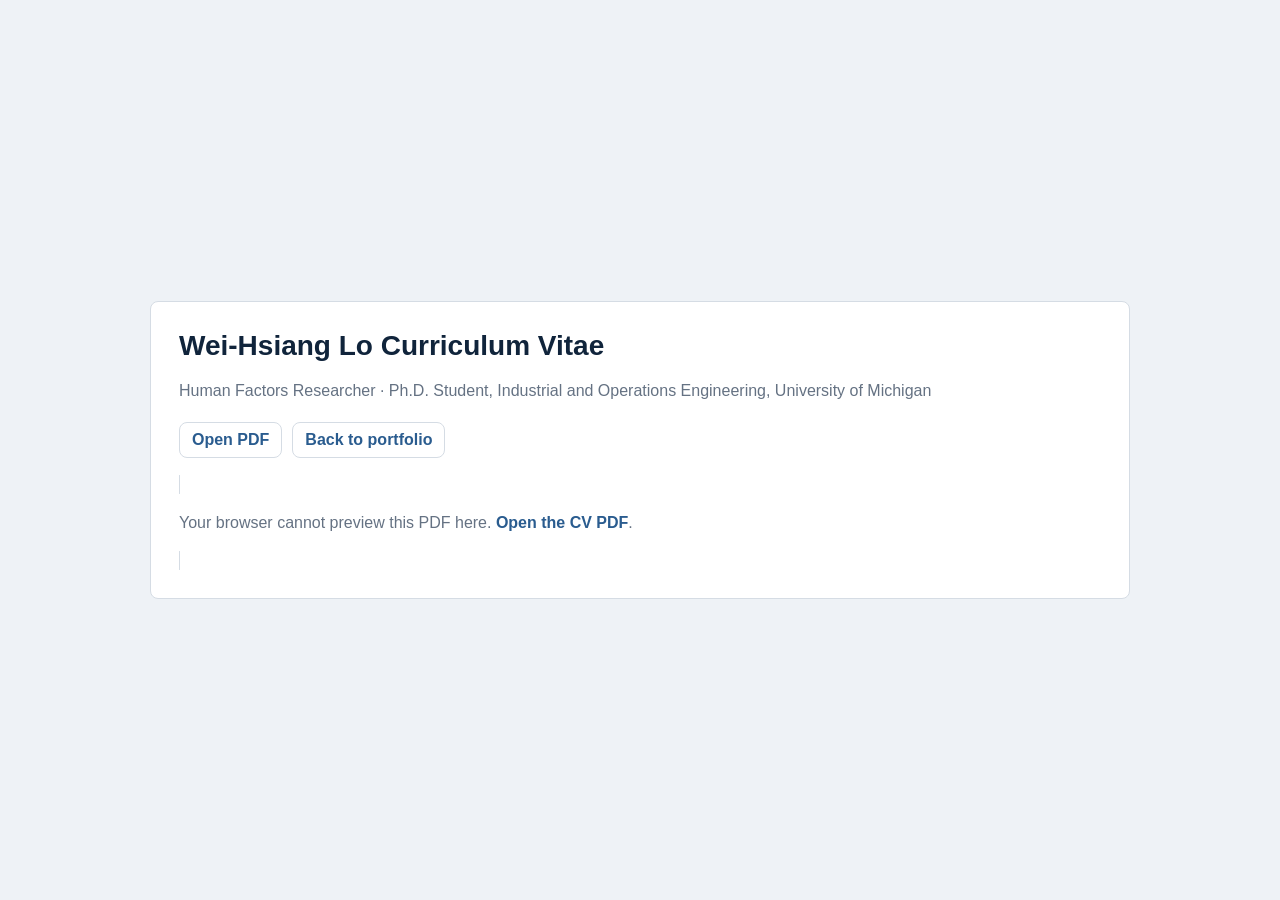
<file: cv.html>
<!doctype html>
<html lang="en" data-theme="light">
  <head>
    <meta charset="utf-8">
    <meta name="viewport" content="width=device-width, initial-scale=1">
    <script>
      try {
        if (localStorage.getItem("site-theme") === "dark") document.documentElement.dataset.theme = "dark";
      } catch (error) {}
    </script>
    <meta name="description" content="Curriculum Vitae for Wei-Hsiang Lo, Human Factors Researcher and Ph.D. student at the University of Michigan.">
    <meta name="robots" content="index, follow">
    <link rel="icon" href="assets/favicon.png?v=20260910-robin-w" type="image/png">
    <link rel="canonical" href="https://weihsianglo-academic-site.vercel.app/cv.html">
    <title>Wei-Hsiang Lo CV</title>
    <style>
      :root {
        color-scheme: light;
        --bg: #eef2f6;
        --panel: #ffffff;
        --text: #10243b;
        --muted: #657283;
        --border: #d5dce4;
        --accent: #2a5c8f;
      }

      html[data-theme="dark"] {
        color-scheme: dark;
        --bg: #07111e;
        --panel: #0d1c2d;
        --text: #e8eef5;
        --muted: #a9b8c9;
        --border: #2a4058;
        --accent: #9cc1ec;
      }

      * { box-sizing: border-box; }

      body {
        margin: 0;
        min-height: 100vh;
        display: grid;
        place-items: center;
        padding: 24px;
        color: var(--text);
        background: var(--bg);
        font-family: -apple-system, BlinkMacSystemFont, "Segoe UI", "PingFang TC", "Microsoft JhengHei", Arial, sans-serif;
      }

      main {
        width: min(100%, 980px);
        padding: 28px;
        border: 1px solid var(--border);
        border-radius: 8px;
        background: var(--panel);
      }

      h1 {
        margin: 0 0 10px;
        font-size: 28px;
      }

      p {
        color: var(--muted);
        line-height: 1.6;
      }

      a {
        color: var(--accent);
        font-weight: 700;
        text-decoration: none;
      }

      .actions {
        display: flex;
        flex-wrap: wrap;
        gap: 10px;
        margin: 18px 0;
      }

      .actions a {
        display: inline-flex;
        align-items: center;
        min-height: 36px;
        padding: 6px 12px;
        border: 1px solid var(--border);
        border-radius: 8px;
      }

      object {
        width: 100%;
        height: min(78vh, 920px);
        border: 1px solid var(--border);
        border-radius: 8px;
        background: var(--bg);
      }
    </style>
  </head>
  <body>
    <main>
      <h1>Wei-Hsiang Lo Curriculum Vitae</h1>
      <p>Human Factors Researcher · Ph.D. Student, Industrial and Operations Engineering, University of Michigan</p>
      <div class="actions">
        <a href="Wei-Hsiang-Lo-CV.pdf" target="_blank" rel="noopener noreferrer">Open PDF</a>
        <a href="index.html" target="_blank" rel="noopener noreferrer">Back to portfolio</a>
      </div>
      <object data="Wei-Hsiang-Lo-CV.pdf" type="application/pdf">
        <p>Your browser cannot preview this PDF here. <a href="Wei-Hsiang-Lo-CV.pdf" target="_blank" rel="noopener noreferrer">Open the CV PDF</a>.</p>
      </object>
    </main>
  </body>
</html>
</file>
<file: styles.css>
:root {
  color-scheme: dark;
  --bg: #05070b;
  --panel: #09111c;
  --panel-soft: #0f1725;
  --panel-lift: #152235;
  --text: #f4f7fb;
  --muted: #bcc7d6;
  --quiet: #7d8ca2;
  --border: #21324a;
  --border-strong: #39577b;
  --heading: #ffffff;
  --accent: #2f65a7;
  --accent-strong: #9cc1ec;
  --cyan: #79b7ea;
  --coral: #d4ab1f;
  --umich-blue: #00274c;
  --umich-maize: #ffcb05;
  --umich-arboretum-blue: #2f65a7;
  --umich-arboretum-blue-soft: rgba(47, 101, 167, 0.9);
  --umich-maize-soft: rgba(255, 203, 5, 0.82);
  --highlight: var(--umich-maize);
  --highlight-soft: var(--umich-maize-soft);
  --shadow: 0 28px 80px rgba(0, 0, 0, 0.55);
  --radius: 8px;
  --font: -apple-system, BlinkMacSystemFont, "Segoe UI", "PingFang TC", "Microsoft JhengHei", Arial, sans-serif;
  --mono: "SFMono-Regular", Consolas, "Liberation Mono", monospace;
  --type-page-title: 32px;
  --type-section-title: 20px;
  --type-record-title: 18px;
  --type-intro: 17px;
  --type-body: 15px;
  --type-meta: 13px;
  --type-label: 12px;
}

html[data-theme="light"] {
  color-scheme: light;
  --bg: #eef1f4;
  --panel: #ffffff;
  --panel-soft: #f8fafb;
  --panel-lift: #f0f4f7;
  --text: #26374a;
  --muted: #566577;
  --quiet: #657283;
  --border: #d5dce4;
  --border-strong: #8698ab;
  --heading: #10243b;
  --accent: #2a5c8f;
  --accent-strong: #153f69;
  --cyan: #2a5c8f;
  --coral: #2a5c8f;
  --umich-maize: #ffcb05;
  --umich-arboretum-blue: #2a5c8f;
  --umich-arboretum-blue-soft: rgba(42, 92, 143, 0.72);
  --umich-maize-soft: rgba(255, 203, 5, 0.68);
  --highlight: #2a5c8f;
  --highlight-soft: rgba(42, 92, 143, 0.34);
  --shadow: 0 20px 55px rgba(16, 36, 59, 0.13);
}

* {
  box-sizing: border-box;
}

[hidden] {
  display: none !important;
}

html {
  scroll-behavior: smooth;
}

body {
  position: relative;
  margin: 0;
  min-height: 100vh;
  color: var(--text);
  background: var(--bg);
  font-family: var(--font);
  font-size: 15px;
  line-height: 1.55;
  letter-spacing: 0;
  -webkit-font-smoothing: antialiased;
}

body::before,
body::after {
  content: "";
  position: fixed;
  inset: 0;
  z-index: 0;
  pointer-events: none;
}

body::before {
  background-image:
    linear-gradient(rgba(255, 255, 255, 0.018) 1px, transparent 1px),
    linear-gradient(90deg, rgba(255, 255, 255, 0.014) 1px, transparent 1px);
  background-size: 72px 72px;
  -webkit-mask-image: linear-gradient(180deg, rgba(0, 0, 0, 0.4), transparent 72%);
  mask-image: linear-gradient(180deg, rgba(0, 0, 0, 0.4), transparent 72%);
}

body::after {
  display: none;
}

html[data-theme="light"] body::before {
  background-image: none;
}

a {
  color: var(--accent);
  text-decoration: none;
}

a:hover {
  color: var(--accent-strong);
}

button,
a {
  -webkit-tap-highlight-color: transparent;
}

svg {
  display: block;
  width: 1em;
  height: 1em;
  fill: currentColor;
}

.outer-shell {
  position: relative;
  z-index: 1;
  width: min(100%, 1280px);
  margin: 0 auto;
  padding: 48px 28px 24px;
}

.site-shell {
  position: relative;
  overflow: clip;
  background: var(--panel);
  border: 1px solid var(--border);
  border-radius: var(--radius);
  box-shadow: var(--shadow);
}

.site-shell::before {
  content: "";
  position: absolute;
  inset: 0 0 auto;
  z-index: 40;
  height: 2px;
  background: var(--border-strong);
  opacity: 0.7;
  pointer-events: none;
}

.topbar {
  position: sticky;
  top: 0;
  z-index: 20;
  display: flex;
  align-items: center;
  gap: 12px;
  padding: 10px 18px;
  background: var(--panel);
  border-bottom: 1px solid var(--border);
}

.tabs {
  display: flex;
  align-items: center;
  gap: 4px;
}

.topbar .tabs {
  flex: 1;
}

.tab-button,
.icon-button {
  position: relative;
  display: inline-flex;
  align-items: center;
  justify-content: center;
  gap: 8px;
  min-height: 38px;
  border: 0;
  border-radius: var(--radius);
  color: var(--muted);
  background: transparent;
  cursor: pointer;
  transition: background 160ms ease, color 160ms ease, transform 160ms ease;
}

.tab-button {
  padding: 8px 12px;
  font-size: 14px;
  font-weight: 600;
}

.tab-button svg {
  font-size: 17px;
}

.tab-button:hover,
.icon-button:hover {
  color: var(--heading);
  background: var(--panel-lift);
}

.tab-button.is-active {
  color: var(--heading);
  background: rgba(47, 101, 167, 0.18);
  box-shadow: inset 0 -2px 0 var(--highlight);
}

.icon-button {
  width: 38px;
  padding: 0;
  font-size: 18px;
}

.theme-toggle {
  flex: 0 0 auto;
  border: 1px solid var(--border);
}

.theme-bulb {
  width: 19px;
  height: 19px;
  fill: none;
  stroke: currentColor;
  stroke-width: 1.8;
  stroke-linecap: round;
  stroke-linejoin: round;
}

html[data-theme="light"] .theme-toggle {
  color: var(--accent);
  border-color: #bdc8d4;
  background: #f8fafc;
  box-shadow: none;
}

html[data-theme="light"] .theme-toggle:hover,
html[data-theme="light"] .theme-toggle:focus-visible {
  color: var(--heading);
  border-color: var(--border-strong);
  background: var(--panel-lift);
}

html[data-theme="light"] .brand-icon-umich {
  color: #00274c;
  background: #ffcb05;
}

html[data-theme="light"] .orcid-line a {
  color: var(--accent);
}

html[data-theme="light"] .orcid-line a:hover,
html[data-theme="light"] .orcid-line a:focus-visible {
  color: var(--accent-strong);
}

html[data-theme="light"] .catalog-tab.is-active .catalog-count {
  color: var(--heading);
}

html[data-theme="light"] .site-shell {
  border-color: #c9d2dc;
}

html[data-theme="light"] .site-shell::before {
  display: none;
}

html[data-theme="light"] .topbar {
  border-bottom-color: #001f3d;
  background: var(--umich-blue);
}

html[data-theme="light"] .topbar .tab-button {
  color: #c7d5e3;
}

html[data-theme="light"] .topbar .tab-button:hover,
html[data-theme="light"] .topbar .tab-button:focus-visible,
html[data-theme="light"] .topbar .icon-button:hover,
html[data-theme="light"] .topbar .icon-button:focus-visible {
  color: #ffffff;
  background: rgba(255, 255, 255, 0.08);
}

html[data-theme="light"] .topbar .tab-button.is-active {
  color: #ffffff;
  background: rgba(255, 255, 255, 0.11);
  box-shadow: inset 0 -3px 0 var(--umich-maize);
}

html[data-theme="light"] .topbar .theme-toggle {
  color: #ffffff;
  border-color: rgba(255, 255, 255, 0.34);
  background: rgba(255, 255, 255, 0.08);
}

html[data-theme="light"] .tab-button.is-active {
  background: #edf3f8;
}

html[data-theme="light"] .catalog-tab.is-active {
  color: var(--umich-blue);
  border-color: transparent;
  background: transparent;
  box-shadow: none;
}

html[data-theme="light"] .record-card {
  border-color: #d1d9e2;
  background: transparent;
  box-shadow: none;
}

html[data-theme="light"] .record-card:hover,
html[data-theme="light"] .record-card:focus-visible {
  border-color: #d1d9e2;
  background: transparent;
  box-shadow: none;
}

html[data-theme="light"] .meta-line > span,
html[data-theme="light"] .presentation-year,
html[data-theme="light"] .presentation-group-heading span,
html[data-theme="light"] .timeline time {
  color: var(--highlight);
}

html[data-theme="light"] .section-head h2,
html[data-theme="light"] .featured-section-title {
  color: #000000;
}

html[data-theme="light"] .social-links a {
  background: #fafbfc;
}

html[data-theme="light"] .paper-actions a,
html[data-theme="light"] .presentation-doi,
html[data-theme="light"] .featured-links a {
  color: var(--accent-strong);
  border-color: #b7c3cf;
  background: #f6f8fa;
}

html[data-theme="light"] .paper-actions a:hover,
html[data-theme="light"] .paper-actions a:focus-visible,
html[data-theme="light"] .presentation-doi:hover,
html[data-theme="light"] .presentation-doi:focus-visible,
html[data-theme="light"] .featured-links a:hover,
html[data-theme="light"] .featured-links a:focus-visible {
  color: var(--panel);
  border-color: var(--accent-strong);
  background: var(--accent-strong);
}

html[data-theme="light"] .mobile-tabs {
  border-bottom-color: #001f3d;
  background: var(--umich-blue);
}

html[data-theme="light"] .mobile-tabs .tab-button {
  color: #c7d5e3;
}

html[data-theme="light"] .mobile-tabs .tab-button.is-active {
  color: #ffffff;
  background: rgba(255, 255, 255, 0.11);
  box-shadow: inset 0 -3px 0 var(--umich-maize);
}

.icon-button:active,
.tab-button:active {
  transform: translateY(1px);
}

[data-tooltip]::after {
  content: attr(data-tooltip);
  position: absolute;
  left: 50%;
  bottom: calc(100% + 8px);
  z-index: 40;
  width: max-content;
  max-width: 180px;
  padding: 4px 7px;
  border: 1px solid var(--border);
  border-radius: 6px;
  color: var(--text);
  background: var(--panel);
  box-shadow: 0 8px 22px rgba(0, 0, 0, 0.12);
  font-size: 12px;
  font-weight: 500;
  opacity: 0;
  pointer-events: none;
  transform: translate(-50%, 4px);
  transition: opacity 140ms ease, transform 140ms ease;
}

[data-tooltip]:hover::after,
[data-tooltip]:focus-visible::after {
  opacity: 1;
  transform: translate(-50%, 0);
}

.main-panel {
  position: relative;
  display: grid;
  grid-template-columns: minmax(260px, 0.34fr) minmax(0, 0.66fr);
  min-height: 720px;
}

.main-panel::before {
  display: none;
}

.sidebar {
  position: relative;
  z-index: 1;
  border-right: 1px solid var(--border);
}

.sidebar-inner {
  position: sticky;
  top: 70px;
  display: flex;
  flex-direction: column;
  align-items: center;
  padding: 42px 30px;
  text-align: center;
}

.avatar {
  width: 188px;
  aspect-ratio: 1;
  border-radius: var(--radius);
  border: 1px solid var(--border);
  object-fit: cover;
  object-position: 50% 42%;
  background: var(--panel-soft);
}

.name-block {
  margin-top: 18px;
}

.name-block h1 {
  margin: 0;
  color: var(--heading);
  font-size: 28px;
  font-weight: 300;
  line-height: 1.2;
}

.name-block strong {
  font-weight: 700;
}

.zh-name {
  margin: 8px 0 0;
  color: var(--muted);
  font-size: 16px;
  font-weight: 600;
}

.orcid-line {
  margin: 7px 0 0;
  font-family: var(--mono);
  font-size: 11px;
  line-height: 1.4;
  white-space: nowrap;
}

.orcid-line a {
  color: #a6ce39;
  font-weight: 700;
}

.orcid-line a:hover,
.orcid-line a:focus-visible {
  color: #c5e86c;
}

.social-links {
  grid-area: social;
  display: flex;
  flex-wrap: wrap;
  justify-content: center;
  gap: 5px;
  margin: 10px 0;
}

.social-links a {
  --social-color: var(--muted);
  position: relative;
  display: inline-flex;
  align-items: center;
  justify-content: center;
  width: 34px;
  height: 34px;
  border-radius: 7px;
  border: 1px solid var(--border);
  color: var(--muted);
  background: rgba(255, 255, 255, 0.018);
  font-size: 12px;
  font-weight: 800;
  font-family: var(--mono);
  transition: background 160ms ease, border-color 160ms ease, color 160ms ease, transform 160ms ease;
}

.social-links a svg {
  width: 18px;
  height: 18px;
}

.social-links a:hover {
  color: var(--social-color);
  border-color: var(--social-color);
  background: var(--panel-lift);
  transform: translateY(-1px);
}

.social-cv {
  --social-color: var(--accent-strong);
}

.social-scholar {
  --social-color: var(--accent-strong);
}

.social-linkedin {
  --social-color: var(--accent-strong);
}

.social-mail {
  --social-color: var(--highlight);
}

.contact-list {
  grid-area: contact;
  width: 100%;
  max-width: 260px;
  margin: 22px 0 0;
  text-align: left;
}

.contact-list div {
  display: grid;
  grid-template-columns: 78px minmax(0, 1fr);
  gap: 10px;
  padding: 11px 0;
  border-top: 1px solid var(--border);
}

.contact-list dt {
  color: var(--quiet);
  font-size: 12px;
  font-family: var(--mono);
  text-transform: uppercase;
}

.contact-list dd {
  margin: 0;
  color: var(--text);
  font-weight: 600;
  white-space: nowrap;
}

.contact-list dd a {
  color: var(--accent-strong);
  text-decoration: underline;
  text-decoration-color: var(--border-strong);
  text-decoration-thickness: 1px;
  text-underline-offset: 3px;
  transition: color 140ms ease, text-decoration-color 140ms ease;
}

.contact-list dd a:hover,
.contact-list dd a:focus-visible {
  color: var(--accent-strong);
  text-decoration-color: var(--accent-strong);
  text-decoration-thickness: 2px;
}

.scholar-card {
  width: 100%;
  max-width: 260px;
  margin-top: 22px;
  padding-top: 18px;
  border-top: 1px solid var(--border);
  text-align: left;
}

.mobile-scholar-card {
  display: none;
}

.scholar-card h2 {
  margin: 0 0 12px;
  font-size: 14px;
  font-weight: 500;
}

.scholar-card h2 a {
  color: var(--text);
}

.scholar-metrics {
  width: 100%;
  border-collapse: collapse;
  color: var(--text);
  font-size: 12px;
}

.scholar-metrics thead {
  border-bottom: 1px solid var(--border);
}

.scholar-metrics th,
.scholar-metrics td {
  padding: 4px 0;
  font-weight: 400;
}

.scholar-metrics th:first-child {
  text-align: left;
}

.scholar-metrics th:not(:first-child),
.scholar-metrics td {
  width: 32%;
  text-align: right;
}

.scholar-chart {
  position: relative;
  height: 174px;
  margin-top: 16px;
}

.scholar-axis {
  position: absolute;
  top: -7px;
  right: 0;
  bottom: 15px;
  display: flex;
  flex-direction: column;
  justify-content: space-between;
  color: var(--quiet);
  font-size: 11px;
}

.scholar-bars {
  position: absolute;
  inset: 0 32px 16px 0;
  display: flex;
  justify-content: flex-end;
  gap: 16px;
  align-items: flex-end;
  background:
    linear-gradient(to bottom, var(--border) 0 1px, transparent 1px calc(50% - 1px), var(--border) calc(50% - 1px) 50%, transparent 50% calc(100% - 1px), var(--border) calc(100% - 1px));
}

.scholar-year {
  position: relative;
  display: flex;
  width: 16px;
  height: 100%;
  align-items: flex-end;
  justify-content: center;
}

.scholar-year::after {
  content: attr(data-citations) " citations";
  position: absolute;
  z-index: 2;
  top: max(2px, calc(100% - var(--bar-height) - 28px));
  left: 50%;
  padding: 3px 6px;
  color: var(--panel);
  background: var(--heading);
  border-radius: 4px;
  font-family: var(--mono);
  font-size: 9px;
  font-weight: 700;
  line-height: 1.2;
  white-space: nowrap;
  opacity: 0;
  pointer-events: none;
  transform: translate(-50%, 2px);
  transition: opacity 140ms ease, transform 140ms ease;
}

.scholar-bar {
  width: 14px;
  height: var(--bar-height);
  min-height: 2px;
  background: var(--quiet);
  transition: height 220ms ease, background 180ms ease;
}

.scholar-year:hover .scholar-bar,
.scholar-year:focus-visible .scholar-bar {
  background: var(--accent);
}

.scholar-year:hover::after,
.scholar-year:focus-visible::after {
  opacity: 1;
  transform: translate(-50%, 0);
}

.scholar-year:focus-visible {
  outline: none;
}

.scholar-year:focus-visible .scholar-bar {
  box-shadow: 0 0 0 2px var(--panel), 0 0 0 3px var(--accent-strong);
}

.scholar-year-label {
  position: absolute;
  top: calc(100% + 2px);
  color: var(--quiet);
  font-size: 10px;
}

.scholar-source-line {
  margin: 9px 0 0;
  color: var(--quiet);
  font-family: var(--mono);
  font-size: 9px;
  line-height: 1.45;
}

.scholar-source-line a {
  color: var(--accent-strong);
  font-weight: 700;
}

.scholar-source-line a:hover,
.scholar-source-line a:focus-visible {
  color: var(--heading);
}

.content-area {
  position: relative;
  z-index: 1;
  min-width: 0;
  padding: 34px 42px 44px;
}

.mobile-profile,
.mobile-tabs {
  display: none;
}

.section-head {
  display: flex;
  align-items: baseline;
  justify-content: space-between;
  gap: 16px;
  margin-bottom: 28px;
}

.section-head-with-copy {
  align-items: end;
}

.section-head h2 {
  position: relative;
  margin: 0;
  color: var(--heading);
  font-family: var(--font);
  font-size: var(--type-page-title);
  font-weight: 700;
  line-height: 1.1;
}

.section-head h2::after {
  content: "";
  position: absolute;
  left: 0;
  bottom: -10px;
  width: 72px;
  height: 2px;
  border-radius: 99px;
  background: var(--umich-maize);
}

.section-head h2::before {
  display: none;
}

.section-caption {
  max-width: 760px;
  margin: 14px 0 0;
  color: var(--muted);
  font-size: var(--type-body);
  line-height: 1.55;
}

.tab-panel {
  animation: panel-in 220ms ease both;
}

@keyframes panel-in {
  from {
    opacity: 0;
    transform: translateY(4px);
  }
  to {
    opacity: 1;
    transform: translateY(0);
  }
}

@keyframes scan-y {
  from {
    background-position: 0 -320px;
  }
  to {
    background-position: 0 320px;
  }
}

@keyframes rail-shift {
  from {
    background-position: 220% 0;
  }
  to {
    background-position: -220% 0;
  }
}

@keyframes title-line {
  0%,
  100% {
    transform: translateX(0);
  }
  50% {
    transform: translateX(66px);
  }
}

@keyframes panel-sweep {
  0%,
  34% {
    transform: translateX(-100%);
  }
  72%,
  100% {
    transform: translateX(100%);
  }
}

.dashboard-card,
.timeline article,
.presentation-card,
.paper-card,
.award-tile {
  --reveal-y: 0px;
  --hover-y: 0px;
  transform: translateY(calc(var(--reveal-y) + var(--hover-y)));
}

.motion-ready .dashboard-card,
.motion-ready .timeline article,
.motion-ready .presentation-card,
.motion-ready .paper-card,
.motion-ready .award-tile {
  --reveal-y: 10px;
  opacity: 0;
  transition-property: opacity, transform, border-color, background, box-shadow;
  transition-duration: 280ms;
  transition-timing-function: ease;
}

.motion-ready .dashboard-card.is-visible,
.motion-ready .timeline article.is-visible,
.motion-ready .presentation-card.is-visible,
.motion-ready .paper-card.is-visible,
.motion-ready .award-tile.is-visible {
  --reveal-y: 0px;
  opacity: 1;
}

.prose {
  max-width: 760px;
}

.about-card {
  overflow: hidden;
  border: 1px solid var(--border);
  border-radius: 10px;
  background: var(--panel);
  box-shadow: none;
}

.about-card.has-research-interests {
  display: grid;
  grid-template-columns: minmax(0, 1fr);
}

.about-summary,
.about-research {
  min-width: 0;
  padding: 22px 26px;
}

.about-summary {
  display: grid;
  gap: 18px;
}

.about-research {
  background: var(--panel-soft);
  border-top: 1px solid var(--border);
}

.about-summary > :last-child,
.about-research > :last-child {
  margin-bottom: 0;
}

.about-summary p {
  max-width: 78ch;
  margin: 0;
  text-align: left;
  text-wrap: pretty;
}

#about .research-interests li {
  text-align: left;
  text-wrap: pretty;
}

.about-card .about-education {
  color: var(--quiet);
  font-size: var(--type-intro);
}

.prose p {
  margin: 0 0 16px;
  color: var(--text);
  font-size: var(--type-intro);
}

#about .prose p {
  color: var(--muted);
}

#about .research-interests-label {
  margin-bottom: 14px;
  color: var(--accent-strong);
  font-size: 14px;
  font-weight: 800;
  letter-spacing: 0.06em;
  text-transform: uppercase;
}

#about .research-interests {
  display: grid;
  grid-template-columns: minmax(0, 1fr);
  gap: 10px;
  margin: 0;
  padding-left: 0;
  color: var(--muted);
  font-size: var(--type-intro);
  list-style: none;
}

#about .research-interests li {
  display: grid;
  grid-template-columns: 1.15em minmax(0, 1fr);
  column-gap: 0.6em;
  align-items: start;
  max-width: 78ch;
  margin: 0;
  padding-left: 0;
}

#about .interest-icon {
  color: var(--accent-strong);
}

#about .interest-icon {
  width: 1em;
  height: 1em;
  margin: 0.18em 0 0;
  fill: none;
  stroke: currentColor;
  stroke-width: 1.65;
  stroke-linecap: round;
  stroke-linejoin: round;
}

#about .interest-copy {
  min-width: 0;
}

#about .prose .mark {
  color: var(--text);
  text-decoration: none;
}

#about .prose a.mark {
  color: var(--accent-strong);
  font-weight: 600;
  text-decoration: underline;
  text-decoration-color: var(--border-strong);
  text-decoration-thickness: 1px;
  text-underline-offset: 3px;
  transition: color 140ms ease, text-decoration-color 140ms ease;
}

#about .prose a.mark:hover,
#about .prose a.mark:focus-visible {
  color: var(--accent-strong);
  text-decoration-color: var(--accent-strong);
  text-decoration-thickness: 2px;
}

.dashboard-grid {
  display: grid;
  grid-template-columns: repeat(6, minmax(0, 1fr));
  gap: 12px;
  margin-top: 28px;
}

.dashboard-card {
  position: relative;
  display: flex;
  flex-direction: column;
  overflow: hidden;
  min-height: 142px;
  padding: 18px 18px 26px;
  border: 1px solid var(--border);
  border-radius: var(--radius);
  background: linear-gradient(180deg, rgba(255, 255, 255, 0.018), rgba(255, 255, 255, 0.008)), var(--panel-soft);
  box-shadow: inset 0 1px 0 rgba(255, 255, 255, 0.025);
  transition: border-color 180ms ease, background 180ms ease, box-shadow 180ms ease;
}

.dashboard-card::before,
.dashboard-card::after {
  content: "";
  position: absolute;
  pointer-events: none;
}

.dashboard-card::before {
  display: none;
}

.dashboard-card::after {
  display: none;
}

.dashboard-card:hover {
  border-color: var(--border-strong);
  background: var(--panel-lift);
  box-shadow: 0 16px 38px rgba(0, 0, 0, 0.22);
}

.featured-card {
  grid-column: 1 / -1;
}

.featured-papers-section {
  grid-column: 1 / -1;
}

.featured-papers-grid {
  display: grid;
  gap: 0;
}

.dashboard-label {
  display: block;
  margin-bottom: 10px;
  color: var(--quiet);
  font-family: var(--mono);
  font-size: 11px;
  font-weight: 800;
  letter-spacing: 0;
  text-transform: uppercase;
}

.dashboard-label,
.dashboard-card h3,
.dashboard-card p,
.stat-metrics,
.featured-card a {
  position: relative;
  z-index: 1;
}

.dashboard-card h3 {
  margin: 0;
  color: var(--heading);
  font-size: 20px;
  line-height: 1.25;
}

.dashboard-card p {
  margin: 8px 0 0;
  color: var(--muted);
}

.paper-compact-meta {
  line-height: 1.35;
}

.featured-card h3 {
  font-size: var(--type-record-title);
}

.featured-title-link {
  color: inherit;
  text-decoration: underline;
  text-decoration-color: transparent;
  text-decoration-thickness: 1px;
  text-underline-offset: 4px;
  transition: color 150ms ease, text-decoration-color 150ms ease, text-decoration-thickness 150ms ease;
}

.featured-title-link:hover,
.featured-title-link:focus-visible {
  color: var(--accent-strong);
  text-decoration-color: currentColor;
  text-decoration-thickness: 2px;
}

.featured-card .featured-authors {
  color: var(--text);
  font-size: var(--type-meta);
  line-height: 1.45;
}

.featured-meta-row {
  display: flex;
  flex-wrap: wrap;
  align-items: center;
  gap: 6px 10px;
  margin-top: 8px;
}

.featured-meta-row .paper-compact-meta,
.featured-meta-row .featured-links {
  margin: 0;
  padding: 0;
}

.featured-links {
  display: flex;
  flex-wrap: wrap;
  gap: 8px 14px;
  margin-top: auto;
  padding-top: 8px;
}

.brand-mention {
  white-space: normal;
}

.brand-icon {
  display: inline-flex;
  align-items: center;
  justify-content: center;
  width: 1.15em;
  height: 1.15em;
  margin-right: 0.34em;
  vertical-align: -0.14em;
}

.brand-icon-umich {
  border-radius: 3px;
  color: var(--umich-blue);
  background: var(--umich-maize);
  box-shadow: 0 0 0 1px rgba(255, 203, 5, 0.22);
  font-family: var(--font);
  font-size: 0.72em;
  font-weight: 900;
  line-height: 1;
}

.brand-icon-lab {
  color: var(--umich-arboretum-blue);
}

.brand-icon-sjsu {
  width: 1.2em;
  height: 1.2em;
  object-fit: contain;
}

.brand-icon-car {
  color: var(--umich-arboretum-blue);
  fill: none;
  stroke: currentColor;
  stroke-width: 1.7;
  stroke-linecap: round;
  stroke-linejoin: round;
}

.mark {
  display: inline;
  color: var(--text);
  font-weight: 700;
  padding: 0;
  text-decoration: underline;
  text-decoration-color: var(--border-strong);
  text-decoration-thickness: 1px;
  text-underline-offset: 4px;
  box-shadow: none;
}

.mark-blue,
.mark-cyan,
.mark-purple,
.mark-orange,
.mark-lime,
.mark-pink,
.mark-gold {
  color: var(--text);
  text-decoration-color: var(--border-strong);
}

.featured-section-title {
  display: inline-block;
  margin: 0 0 14px;
  padding-bottom: 6px;
  color: var(--heading);
  border-bottom: 2px solid var(--border-strong);
  font-family: var(--font);
  font-size: var(--type-section-title);
  font-weight: 700;
  line-height: 1.25;
}

#about .featured-section-title {
  border-bottom-color: var(--umich-maize);
}

.news-list {
  display: grid;
  gap: 8px;
  max-height: 205px;
  margin: 0;
  padding: 0 8px 0 0;
  overflow: auto;
  list-style: none;
  scrollbar-color: var(--border-strong) transparent;
}

.news-list li {
  display: grid;
  grid-template-columns: 104px minmax(0, 1fr);
  gap: 12px;
  align-items: start;
  padding: 6px 0;
}

.news-list time {
  display: inline-flex;
  align-items: center;
  justify-content: center;
  min-height: 25px;
  padding: 2px 8px;
  border: 1px solid var(--border);
  border-radius: 999px;
  color: var(--muted);
  font-family: var(--mono);
  font-size: 12px;
  white-space: nowrap;
}

.news-list p {
  margin: 0;
  color: var(--text);
}

.quick-grid {
  display: grid;
  grid-template-columns: repeat(3, minmax(0, 1fr));
  gap: 10px;
}

.quick-grid article,
.note-list article {
  border: 1px solid var(--border);
  border-radius: var(--radius);
  background: var(--panel-soft);
}

.quick-grid article {
  padding: 16px;
  border-top-color: color-mix(in srgb, var(--accent) 55%, var(--border));
}

.metric {
  display: inline-flex;
  margin-bottom: 8px;
  color: var(--accent);
  font-family: var(--mono);
  font-size: 22px;
  font-weight: 800;
}

.quick-grid article:nth-child(2) .metric {
  color: var(--accent-strong);
}

.quick-grid article:nth-child(3) .metric {
  color: var(--accent-strong);
}

.quick-grid p {
  margin: 0;
  color: var(--muted);
}

.timeline {
  display: grid;
  gap: 18px;
}

.experience-sections,
.presentation-groups {
  display: grid;
  gap: 34px;
}

.experience-group {
  display: grid;
  gap: 14px;
}

.timeline article {
  display: grid;
  grid-template-columns: 86px minmax(0, 1fr);
  gap: 16px;
  padding-bottom: 18px;
  border-bottom: 1px solid var(--border);
}

.timeline time {
  color: var(--muted);
  font-family: var(--mono);
  font-size: var(--type-label);
  font-weight: 800;
  white-space: nowrap;
}

.timeline h3,
.note-list h3,
.award-tile h3,
.paper-card h3,
.presentation-card h3,
.featured-card h3 {
  margin: 0;
  color: var(--heading);
  font-family: var(--font);
  font-size: var(--type-record-title);
  font-weight: 700;
  line-height: 1.35;
}

.publication-label {
  flex: 0 0 auto;
  color: var(--highlight);
  font-family: var(--mono);
  font-size: 13px;
  font-weight: 900;
}

.paper-card h3,
.featured-card h3 {
  display: grid;
  grid-template-columns: 44px minmax(0, 1fr);
  column-gap: 10px;
  align-items: baseline;
}

.paper-card .authors,
.paper-card .meta-line,
.paper-card .publication-award,
.paper-card .paper-details,
.featured-card .featured-authors,
.featured-card .featured-meta-row {
  margin-left: 54px;
}

.timeline p,
.note-list p,
.award-tile p {
  margin: 6px 0 0;
  color: var(--muted);
  font-size: var(--type-body);
  line-height: 1.55;
}

.experience-role-summary,
.experience-shared-meta {
  display: block;
}

.experience-role-summary {
  color: var(--text);
}

.experience-shared-meta {
  margin-top: 5px;
}

.paper-list {
  display: grid;
  gap: 0;
  max-height: none;
  overflow: visible;
  padding-right: 0;
}

.publication-board {
  display: grid;
  gap: 34px;
  margin-top: 22px;
}

.catalog-index {
  display: flex;
  flex-wrap: wrap;
  gap: 24px;
  margin: -4px 0 0;
  border-bottom: 1px solid var(--border);
}

.catalog-tab {
  position: relative;
  display: inline-flex;
  align-items: center;
  justify-content: center;
  gap: 6px;
  min-height: 38px;
  padding: 0 2px 10px;
  border: 0;
  border-radius: 0;
  color: var(--muted);
  background: transparent;
  font-family: var(--font);
  font-size: 12px;
  font-weight: 700;
  letter-spacing: 0.035em;
  text-transform: uppercase;
  cursor: pointer;
  transition: color 160ms ease;
}

.catalog-tab::after {
  content: "";
  position: absolute;
  right: 0;
  bottom: -1px;
  left: 0;
  height: 2px;
  background: transparent;
}

.catalog-tab:hover {
  color: var(--heading);
}

.catalog-tab:focus-visible {
  outline: 2px solid var(--accent-strong);
  outline-offset: 3px;
}

.catalog-tab.is-active {
  color: var(--heading);
  border-color: transparent;
  background: transparent;
  box-shadow: none;
}

.catalog-tab.is-active::after {
  background: var(--umich-maize);
}

.catalog-count {
  display: inline;
  min-width: 0;
  height: auto;
  padding: 0;
  border-radius: 0;
  color: var(--quiet);
  background: transparent;
  font-size: 11px;
  font-weight: 700;
  line-height: 1;
}

.catalog-tab.is-active .catalog-count {
  color: inherit;
  background: transparent;
}

.publication-group {
  display: grid;
  gap: 12px;
  padding-top: 16px;
}

.group-title,
.presentation-group-heading h3 {
  margin: 0;
  color: var(--accent-strong);
  font-family: var(--font);
  font-size: 14px;
  font-weight: 800;
  line-height: 1.2;
  letter-spacing: 0.08em;
  text-transform: uppercase;
}

.paper-list.compact {
  gap: 0;
  max-height: none;
}

.paper-card {
  position: relative;
  display: grid;
  grid-template-columns: 1fr;
  gap: 0;
  align-items: start;
  min-height: 0;
  padding: 12px 42px 12px 16px;
  border: 1px solid var(--border);
  border-radius: var(--radius);
  background: rgba(255, 255, 255, 0.012);
  cursor: pointer;
  overflow: hidden;
  transition: border-color 160ms ease, background 160ms ease, box-shadow 160ms ease, transform 160ms ease;
}

.paper-card::before {
  content: "";
  position: absolute;
  left: 0;
  top: 10px;
  bottom: 10px;
  width: 2px;
  border-radius: 0 99px 99px 0;
  background: rgba(156, 193, 236, 0.55);
  transition: background 180ms ease, top 180ms ease, bottom 180ms ease;
}

.paper-card.text-only {
  min-height: 0;
  padding: 12px 42px 12px 16px;
}

.paper-card:hover,
.paper-card:focus-visible {
  border-color: var(--border-strong);
  background: rgba(255, 255, 255, 0.025);
  box-shadow: 0 10px 26px rgba(0, 0, 0, 0.16);
  outline: none;
}

.paper-card:hover::before,
.paper-card:focus-visible::before,
.paper-card.is-expanded::before {
  top: 0;
  bottom: 0;
  background: var(--paper-accent);
}

.paper-card:active {
  --hover-y: 1px;
}

.paper-card img {
  display: none;
}

.authors {
  margin: 4px 0 0;
  color: var(--muted);
  font-size: var(--type-meta);
  line-height: 1.45;
}

.meta-line {
  display: flex;
  flex-wrap: wrap;
  gap: 8px 6px;
  align-items: center;
  margin-top: 6px;
  color: var(--quiet);
  font-size: var(--type-meta);
  line-height: 1.45;
}

.meta-line > span,
.meta-line > .publication-venue {
  padding-right: 10px;
  border-right: 1px solid var(--border-strong);
}

.meta-line > span:last-child,
.meta-line > .publication-venue:last-child {
  padding-right: 0;
  border-right: 0;
}

.publication-venue {
  color: var(--heading);
  font-weight: 800;
}

.journal-venue {
  font-style: italic;
  font-weight: 400;
}

.publication-detail {
  color: var(--quiet);
  white-space: nowrap;
}

.paper-card.text-only .publication-detail {
  white-space: normal;
  overflow-wrap: anywhere;
}

.paper-details {
  max-height: 0;
  overflow: hidden;
  transition: max-height 220ms ease;
}

.paper-card.is-expanded .paper-details {
  max-height: 300px;
}

.paper-details p {
  margin: 10px 0 0;
  color: var(--muted);
  font-size: var(--type-body);
  line-height: 1.55;
}

.paper-actions {
  display: flex;
  flex-wrap: wrap;
  gap: 7px;
  margin-top: 0;
}

.paper-actions a,
.presentation-doi,
.featured-links a {
  display: inline-flex;
  align-items: center;
  min-height: 26px;
  padding: 2px 9px;
  border: 1px solid rgba(156, 193, 236, 0.48);
  border-radius: 6px;
  color: var(--heading);
  background: rgba(47, 101, 167, 0.18);
  font-size: 13px;
  font-weight: 700;
  transition: color 140ms ease, border-color 140ms ease, background-color 140ms ease;
}

.paper-actions a:hover,
.paper-actions a:focus-visible,
.presentation-doi:hover,
.presentation-doi:focus-visible,
.featured-links a:hover,
.featured-links a:focus-visible {
  color: var(--panel);
  border-color: var(--accent-strong);
  background: var(--accent-strong);
}

.meta-line .paper-actions a {
  min-height: 20px;
  padding: 1px 7px;
  font-size: 11px;
}

.paper-toggle {
  position: absolute;
  top: 9px;
  right: 9px;
  display: inline-flex;
  align-items: center;
  justify-content: center;
  width: 26px;
  height: 26px;
  border: 0;
  border-radius: 6px;
  color: var(--muted);
  background: transparent;
  cursor: pointer;
}

.paper-toggle:hover {
  color: var(--accent);
  background: var(--panel);
}

.paper-toggle svg {
  font-size: 20px;
  transition: transform 180ms ease;
}

.paper-card.is-expanded .paper-toggle svg {
  transform: rotate(180deg);
}

.note-list,
.award-strip {
  display: grid;
  gap: 0;
}

.note-list article {
  padding: 18px;
}

.award-strip {
  grid-template-columns: 1fr;
}

.award-tile {
  --award-color: var(--border-strong);
  position: relative;
  overflow: hidden;
  min-height: 190px;
  padding: 20px;
  border: 1px solid var(--border);
  border-radius: var(--radius);
  background: var(--panel-soft);
  transition: border-color 180ms ease, background 180ms ease, transform 180ms ease;
}

.award-tile::before {
  content: "";
  position: absolute;
  inset: 0 0 auto;
  height: 3px;
  background: var(--award-color);
  opacity: 0.85;
}

.award-tile:hover {
  border-color: var(--border-strong);
  background: var(--panel-lift);
  --hover-y: -2px;
}

.award-tile h3 {
  margin-top: 0;
}

.presentation-group {
  display: grid;
  gap: 14px;
}

#presentation-board {
  margin-top: 22px;
}

.presentation-group-heading {
  display: flex;
  align-items: baseline;
  justify-content: space-between;
  gap: 16px;
  padding-bottom: 10px;
}

.presentation-group-heading span {
  color: var(--quiet);
  font-family: var(--mono);
  font-size: var(--type-label);
  font-weight: 800;
}

.presentation-list {
  display: grid;
  gap: 0;
}

.presentation-card {
  display: grid;
  grid-template-columns: 58px minmax(0, 1fr);
  gap: 16px;
  padding: 17px 18px;
  border: 1px solid var(--border);
  border-radius: var(--radius);
  background: rgba(255, 255, 255, 0.012);
}

.presentation-year {
  color: var(--highlight);
  font-family: var(--mono);
  font-size: var(--type-label);
  font-weight: 800;
}

.presentation-authors,
.presentation-venue {
  margin: 0;
  color: var(--muted);
  font-size: var(--type-meta);
  line-height: 1.45;
}

.presentation-venue {
  font-style: italic;
  font-weight: 400;
}

.presentation-card h3 {
  margin: 5px 0 7px;
}

.presentation-meta-row {
  display: flex;
  flex-wrap: wrap;
  align-items: center;
  gap: 6px 10px;
}

.presentation-note {
  display: inline-flex;
  margin-top: 9px;
  color: var(--highlight);
  font-size: 12px;
  font-weight: 800;
}

.presentation-doi {
  flex: 0 0 auto;
  width: fit-content;
  margin-top: 0;
}

.note-list time,
.award-tile time {
  display: inline-block;
  margin-bottom: 8px;
  color: var(--accent);
  font-family: var(--mono);
  font-size: var(--type-label);
  font-weight: 800;
}

.record-card {
  --card-accent: var(--border-strong);
  position: relative;
  overflow: hidden;
  min-height: 0;
  border: 0;
  border-bottom: 1px solid var(--border);
  border-radius: 0;
  background: transparent;
  box-shadow: none;
  transition: border-color 160ms ease, background 160ms ease, transform 160ms ease;
}

.featured-card.record-card,
.presentation-card.record-card,
.award-tile.record-card {
  padding: 14px 0 16px;
}

.paper-card.record-card,
.paper-card.text-only {
  padding: 14px 34px 16px 0;
}

.award-tile.record-card {
  --card-accent: var(--award-color);
}

.record-card::before {
  display: none;
}

.record-card::after {
  display: none;
}

.record-card:hover,
.record-card:focus-visible {
  --hover-y: 0px;
  border-color: var(--border);
  background: transparent;
  box-shadow: none;
}

.paper-card h3 > span:last-child {
  transition: color 150ms ease;
}

.paper-card.record-card:hover,
.paper-card.record-card:focus-visible {
  border-color: var(--border-strong);
  background: rgba(47, 101, 167, 0.09);
}

.paper-card.record-card:hover h3 > span:last-child,
.paper-card.record-card:focus-visible h3 > span:last-child {
  color: var(--accent-strong);
}

.paper-card.record-card:hover .paper-toggle,
.paper-card.record-card:focus-visible .paper-toggle {
  color: var(--accent-strong);
  background: var(--panel-lift);
}

html[data-theme="light"] .paper-card.record-card:hover,
html[data-theme="light"] .paper-card.record-card:focus-visible {
  background: rgba(42, 92, 143, 0.07);
}

.featured-card.record-card:hover,
.featured-card.record-card:focus-within {
  border-color: var(--border-strong);
  background: rgba(47, 101, 167, 0.09);
}

.featured-card.record-card:hover .featured-title-link,
.featured-card.record-card:focus-within .featured-title-link {
  color: var(--accent-strong);
}

html[data-theme="light"] .featured-card.record-card:hover,
html[data-theme="light"] .featured-card.record-card:focus-within {
  background: rgba(42, 92, 143, 0.07);
}

.award-tile time {
  color: var(--highlight);
}

.site-footer {
  padding: 18px 0 4px;
  color: var(--quiet);
  text-align: center;
  font-size: 13px;
}

@media (max-width: 1023px) {
  .outer-shell {
    padding: 10px;
  }

  .topbar,
  .sidebar {
    display: none;
  }

  .main-panel {
    display: block;
    min-height: 0;
  }

  .content-area {
    padding: 0 18px 26px;
  }

  .mobile-profile {
    position: sticky;
    top: 0;
    z-index: 30;
    display: flex;
    gap: 12px;
    align-items: center;
    margin: 0 -18px;
    padding: 16px 18px;
    background: var(--panel);
    border-bottom: 1px solid var(--border);
  }

  .mobile-scholar-card {
    display: block;
    max-width: none;
    margin: 26px 0 30px;
    padding-top: 24px;
  }

  .mobile-scholar-card h2 {
    margin-bottom: 16px;
    font-size: var(--type-section-title);
    font-weight: 700;
  }

  .mobile-scholar-card .scholar-metrics {
    font-size: 14px;
  }

  .mobile-scholar-card .scholar-chart {
    height: 220px;
  }

  .mobile-scholar-card .scholar-source-line {
    font-size: 11px;
  }

  .mobile-avatar {
    width: 76px;
    aspect-ratio: 1;
    border-radius: var(--radius);
    border: 1px solid var(--border);
  }

  .mobile-copy {
    min-width: 0;
    flex: 1;
  }

  .mobile-title-row {
    display: flex;
    align-items: center;
    justify-content: space-between;
    gap: 8px;
  }

  .mobile-theme-toggle {
    width: 34px;
    min-height: 34px;
  }

  .mobile-name,
  .mobile-role {
    margin: 0;
  }

  .mobile-name {
    color: var(--heading);
    font-size: 20px;
    font-weight: 300;
    line-height: 1.2;
  }

  .mobile-role {
    color: var(--muted);
    font-size: 13px;
  }

  .mobile-orcid {
    margin-top: 3px;
    font-size: 10px;
  }

  .mobile-social {
    justify-content: flex-start;
    margin: 5px 0 0;
  }

  .mobile-social a {
    width: 30px;
    height: 30px;
  }

  .mobile-tabs {
    position: sticky;
    top: 109px;
    z-index: 25;
    display: flex;
    margin: 0 -18px 26px;
    padding: 8px 14px;
    overflow-x: auto;
    background: var(--panel);
    border-bottom: 1px solid var(--border);
  }

  .mobile-tabs .tab-button {
    flex: 0 0 auto;
  }

  .section-head h2 {
    font-size: 28px;
  }

  .quick-grid {
    grid-template-columns: 1fr;
  }

  .dashboard-grid {
    grid-template-columns: 1fr;
  }

  .catalog-index {
    flex-wrap: nowrap;
    overflow-x: auto;
    padding-bottom: 4px;
  }

  .catalog-tab {
    flex: 0 0 auto;
    min-height: 38px;
    padding: 0 14px;
  }

  .featured-card {
    grid-column: auto;
  }

  .award-strip {
    grid-template-columns: 1fr;
  }

  .paper-list {
    max-height: none;
    overflow: visible;
    padding-right: 0;
  }

  .paper-list.compact {
    max-height: none;
  }

  .paper-card {
    grid-template-columns: 1fr;
    padding: 12px 40px 12px 0;
  }

}

@media (max-width: 640px) {
  body {
    font-size: 14px;
  }

  .content-area {
    padding-left: 14px;
    padding-right: 14px;
  }

  .mobile-profile,
  .mobile-tabs {
    margin-left: -14px;
    margin-right: -14px;
  }

  .mobile-tabs {
    top: 109px;
    padding-left: 10px;
    padding-right: 10px;
  }

  .tab-button {
    min-height: 36px;
    padding: 7px 10px;
  }

  #about .prose p,
  #about .research-interests {
    font-size: 16px;
  }

  #about .research-interests-label {
    font-size: 14px;
  }

  .about-card {
    border-radius: 8px;
  }

  .about-card.has-research-interests {
    grid-template-columns: 1fr;
  }

  .about-summary,
  .about-research {
    padding: 20px 18px;
  }

  .about-research {
    border-top: 1px solid var(--border);
    border-left: 0;
  }

  .news-list li,
  .timeline article,
  .presentation-card {
    grid-template-columns: 1fr;
    gap: 7px;
  }

  .news-list time {
    width: fit-content;
  }

  .paper-card h3,
  .timeline h3,
  .note-list h3,
  .award-tile h3,
  .presentation-card h3,
  .featured-card h3 {
    font-size: 17px;
  }

  .meta-line > span,
  .meta-line > .publication-venue {
    border-right: 0;
    padding-right: 0;
  }
}

@media (prefers-reduced-motion: reduce) {
  *,
  *::before,
  *::after {
    scroll-behavior: auto !important;
    transition-duration: 0.01ms !important;
    animation-duration: 0.01ms !important;
    animation-iteration-count: 1 !important;
  }
}
</file>
